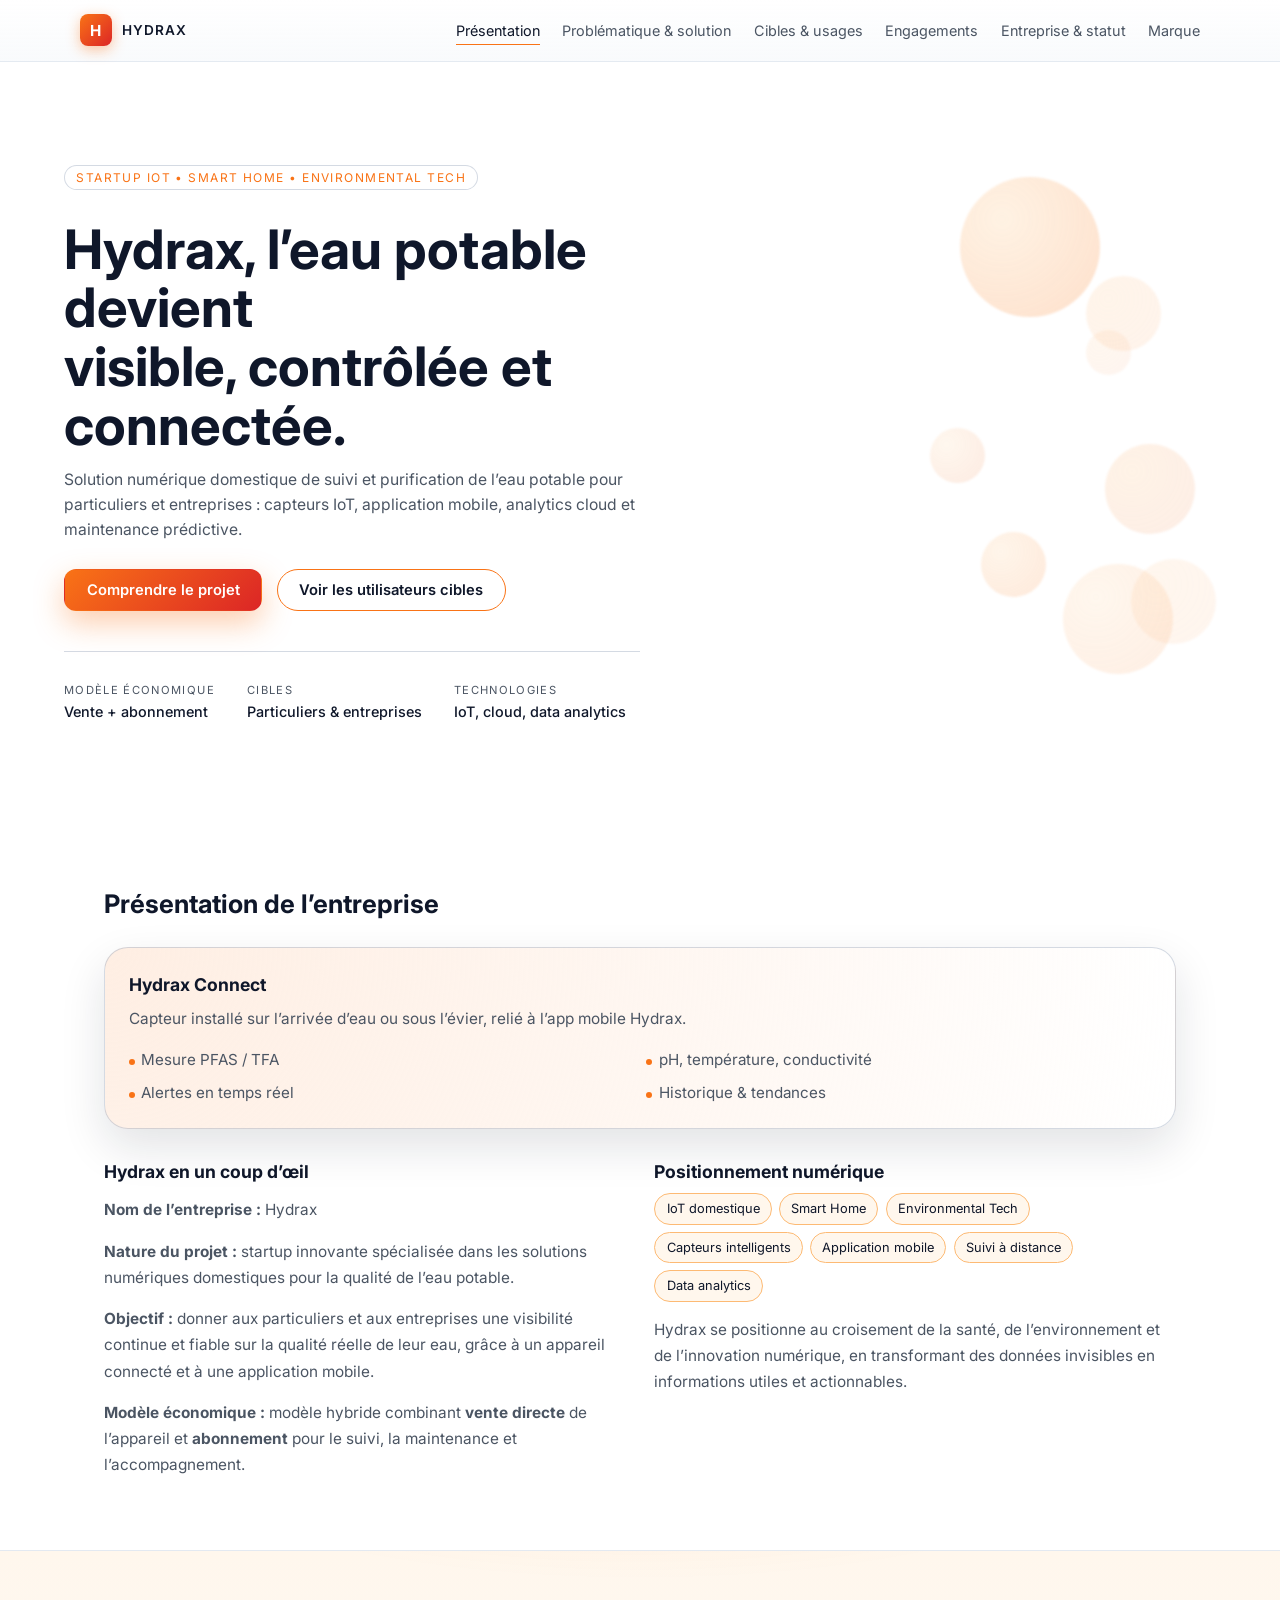
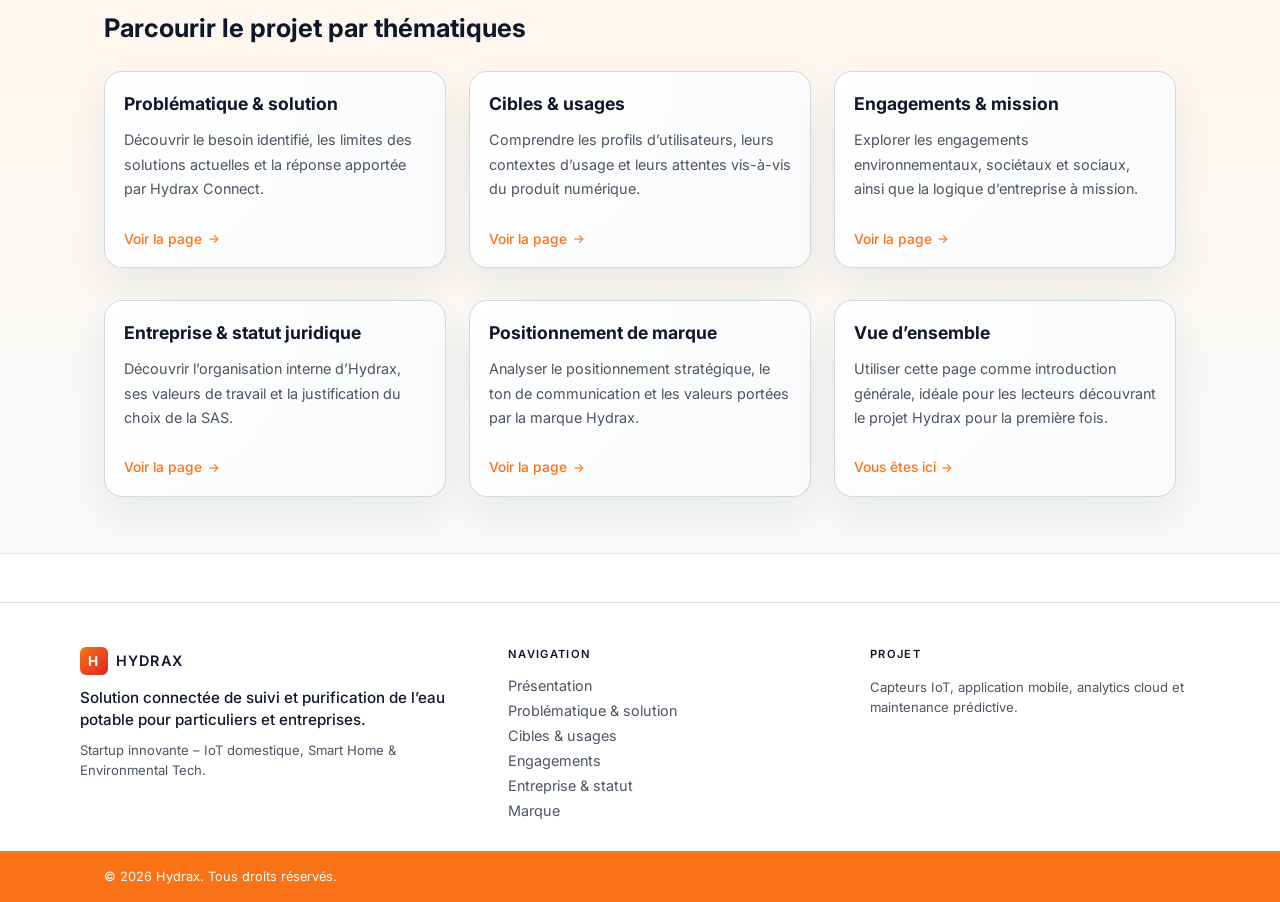
<file: index.html>
<!DOCTYPE html>
<html lang="fr">
<head>
  <meta charset="UTF-8">
  <meta name="viewport" content="width=device-width, initial-scale=1.0">
  <title>Hydrax – Solution connectée pour la qualité de l’eau</title>
  <link rel="stylesheet" href="style.css">
  <link rel="preconnect" href="https://fonts.googleapis.com">
  <link rel="preconnect" href="https://fonts.gstatic.com" crossorigin>
  <link href="https://fonts.googleapis.com/css2?family=Inter:wght@300;400;500;600;700&display=swap" rel="stylesheet">
</head>
<body>
  <header class="site-header">
    <div class="container header-inner">
      <div class="logo">
        <span class="logo-mark">H</span>
        <span class="logo-text">Hydrax</span>
      </div>
      <nav class="main-nav" id="mainNav">
        <button class="nav-toggle" id="navToggle" aria-label="Menu">
          <span></span><span></span><span></span>
        </button>
        <ul class="nav-links">
          <li><a href="index.html" class="active">Présentation</a></li>
          <li><a href="problematique-solution.html">Problématique & solution</a></li>
          <li><a href="cibles-usages.html">Cibles & usages</a></li>
          <li><a href="engagements.html">Engagements</a></li>
          <li><a href="entreprise-statut.html">Entreprise & statut</a></li>
          <li><a href="marque.html">Marque</a></li>
        </ul>
      </nav>
    </div>
  </header>

  <section class="hero" id="top">
    <div class="hero-layout">
      <div class="hero-left">
      <div class="hero-text" data-parallax="0.08">
        <p class="badge">Startup IoT • Smart Home • Environmental Tech</p>
        <h1><span class="hero-headline-line">Hydrax, l’eau potable devient</span><span class="hero-headline-line">visible, contrôlée et connectée.</span></h1>
        <p class="hero-subtitle">
          Solution numérique domestique de suivi et purification de l’eau potable pour particuliers et entreprises :
          capteurs IoT, application mobile, analytics cloud et maintenance prédictive.
        </p>
        <div class="hero-actions-row">
            <div class="hero-actions">
              <a href="problematique-solution.html" class="btn primary">Comprendre le projet</a>
              <a href="cibles-usages.html" class="btn ghost">Voir les utilisateurs cibles</a>
            </div>
          </div>
          <div class="hero-metrics-row">
          <div class="hero-metric">
            <span class="metric-label">Modèle économique</span>
            <span class="metric-value">Vente + abonnement</span>
          </div>
          <div class="hero-metric">
            <span class="metric-label">Cibles</span>
            <span class="metric-value">Particuliers & entreprises</span>
          </div>
          <div class="hero-metric">
            <span class="metric-label">Technologies</span>
            <span class="metric-value">IoT, cloud, data analytics</span>
          </div>
        </div>
      </div>
      </div>
      <div class="hero-right">
        <div class="hero-visual-bg" aria-hidden="true">
          <span class="orb orb-1"></span>
          <span class="orb orb-2"></span>
          <span class="orb orb-3"></span>
          <span class="orb orb-4"></span>
          <span class="orb orb-5"></span>
          <span class="orb orb-6"></span>
          <span class="orb orb-7"></span>
          <span class="orb orb-8"></span>
        </div>
      </div>
    </div>
  </section>

  <main>
    <section id="presentation" class="section">
      <div class="container">
        <h2>Présentation de l’entreprise</h2>
        <div class="device-card section-device-card">
        <h3>Hydrax Connect</h3>
          <p>Capteur installé sur l’arrivée d’eau ou sous l’évier, relié à l’app mobile Hydrax.</p>
          <ul>
            <li>Mesure PFAS / TFA</li>
            <li>pH, température, conductivité</li>
            <li>Alertes en temps réel</li>
            <li>Historique & tendances</li>
          </ul>
        </div>
        <div class="grid two-cols">
          <div>
            <h3>Hydrax en un coup d’œil</h3>
            <p><strong>Nom de l’entreprise :</strong> Hydrax</p>
            <p><strong>Nature du projet :</strong> startup innovante spécialisée dans les solutions numériques domestiques pour la qualité de l’eau potable.</p>
            <p><strong>Objectif :</strong> donner aux particuliers et aux entreprises une visibilité continue et fiable sur la qualité réelle de leur eau, grâce à un appareil connecté et à une application mobile.</p>
            <p><strong>Modèle économique :</strong> modèle hybride combinant <strong>vente directe</strong> de l’appareil et <strong>abonnement</strong> pour le suivi, la maintenance et l’accompagnement.</p>
          </div>
          <div>
            <h3>Positionnement numérique</h3>
            <ul class="tag-list">
              <li>IoT domestique</li>
              <li>Smart Home</li>
              <li>Environmental Tech</li>
              <li>Capteurs intelligents</li>
              <li>Application mobile</li>
              <li>Suivi à distance</li>
              <li>Data analytics</li>
            </ul>
            <p>Hydrax se positionne au croisement de la santé, de l’environnement et de l’innovation numérique, en transformant des données invisibles en informations utiles et actionnables.</p>
          </div>
        </div>
      </div>
    </section>

    <section class="section alt">
      <div class="parallax-bg" data-parallax="0.12" aria-hidden="true"></div>
      <div class="container">
        <h2>Parcourir le projet par thématiques</h2>
        <div class="grid three-cols cards">
          <article class="card">
            <h3>Problématique & solution</h3>
            <p>Découvrir le besoin identifié, les limites des solutions actuelles et la réponse apportée par Hydrax Connect.</p>
            <a href="problematique-solution.html" class="btn-link">Voir la page</a>
          </article>
          <article class="card">
            <h3>Cibles & usages</h3>
            <p>Comprendre les profils d’utilisateurs, leurs contextes d’usage et leurs attentes vis-à-vis du produit numérique.</p>
            <a href="cibles-usages.html" class="btn-link">Voir la page</a>
          </article>
          <article class="card">
            <h3>Engagements & mission</h3>
            <p>Explorer les engagements environnementaux, sociétaux et sociaux, ainsi que la logique d’entreprise à mission.</p>
            <a href="engagements.html" class="btn-link">Voir la page</a>
          </article>
        </div>

        <div class="grid three-cols cards margin-top-lg">
          <article class="card">
            <h3>Entreprise & statut juridique</h3>
            <p>Découvrir l’organisation interne d’Hydrax, ses valeurs de travail et la justification du choix de la SAS.</p>
            <a href="entreprise-statut.html" class="btn-link">Voir la page</a>
          </article>
          <article class="card">
            <h3>Positionnement de marque</h3>
            <p>Analyser le positionnement stratégique, le ton de communication et les valeurs portées par la marque Hydrax.</p>
            <a href="marque.html" class="btn-link">Voir la page</a>
          </article>
          <article class="card">
            <h3>Vue d’ensemble</h3>
            <p>Utiliser cette page comme introduction générale, idéale pour les lecteurs découvrant le projet Hydrax pour la première fois.</p>
            <a href="index.html" class="btn-link">Vous êtes ici</a>
          </article>
        </div>
      </div>
    </section>
  </main>

  <footer class="site-footer">
    <div class="container footer-inner">
      <div class="footer-brand-block">
        <div class="footer-logo">
          <span class="footer-logo-mark">H</span>
          <span>Hydrax</span>
        </div>
        <p class="footer-brand">Solution connectée de suivi et purification de l’eau potable pour particuliers et entreprises.</p>
        <p class="footer-note">Startup innovante – IoT domestique, Smart Home &amp; Environmental Tech.</p>
      </div>
      <div class="footer-col">
        <h4>Navigation</h4>
        <nav class="footer-links" aria-label="Pied de page">
          <a href="index.html">Présentation</a>
          <a href="problematique-solution.html">Problématique &amp; solution</a>
          <a href="cibles-usages.html">Cibles &amp; usages</a>
          <a href="engagements.html">Engagements</a>
          <a href="entreprise-statut.html">Entreprise &amp; statut</a>
          <a href="marque.html">Marque</a>
        </nav>
      </div>
      <div class="footer-col">
        <h4>Projet</h4>
        <p class="footer-note" style="margin: 0;">Capteurs IoT, application mobile, analytics cloud et maintenance prédictive.</p>
      </div>
    </div>
    <div class="footer-bottom">
      <div class="container footer-bottom-inner">
        <span>© 2026 Hydrax. Tous droits réservés.</span>
      </div>
    </div>
  </footer>

  <script src="script.js"></script>
</body>
</html>
</file>
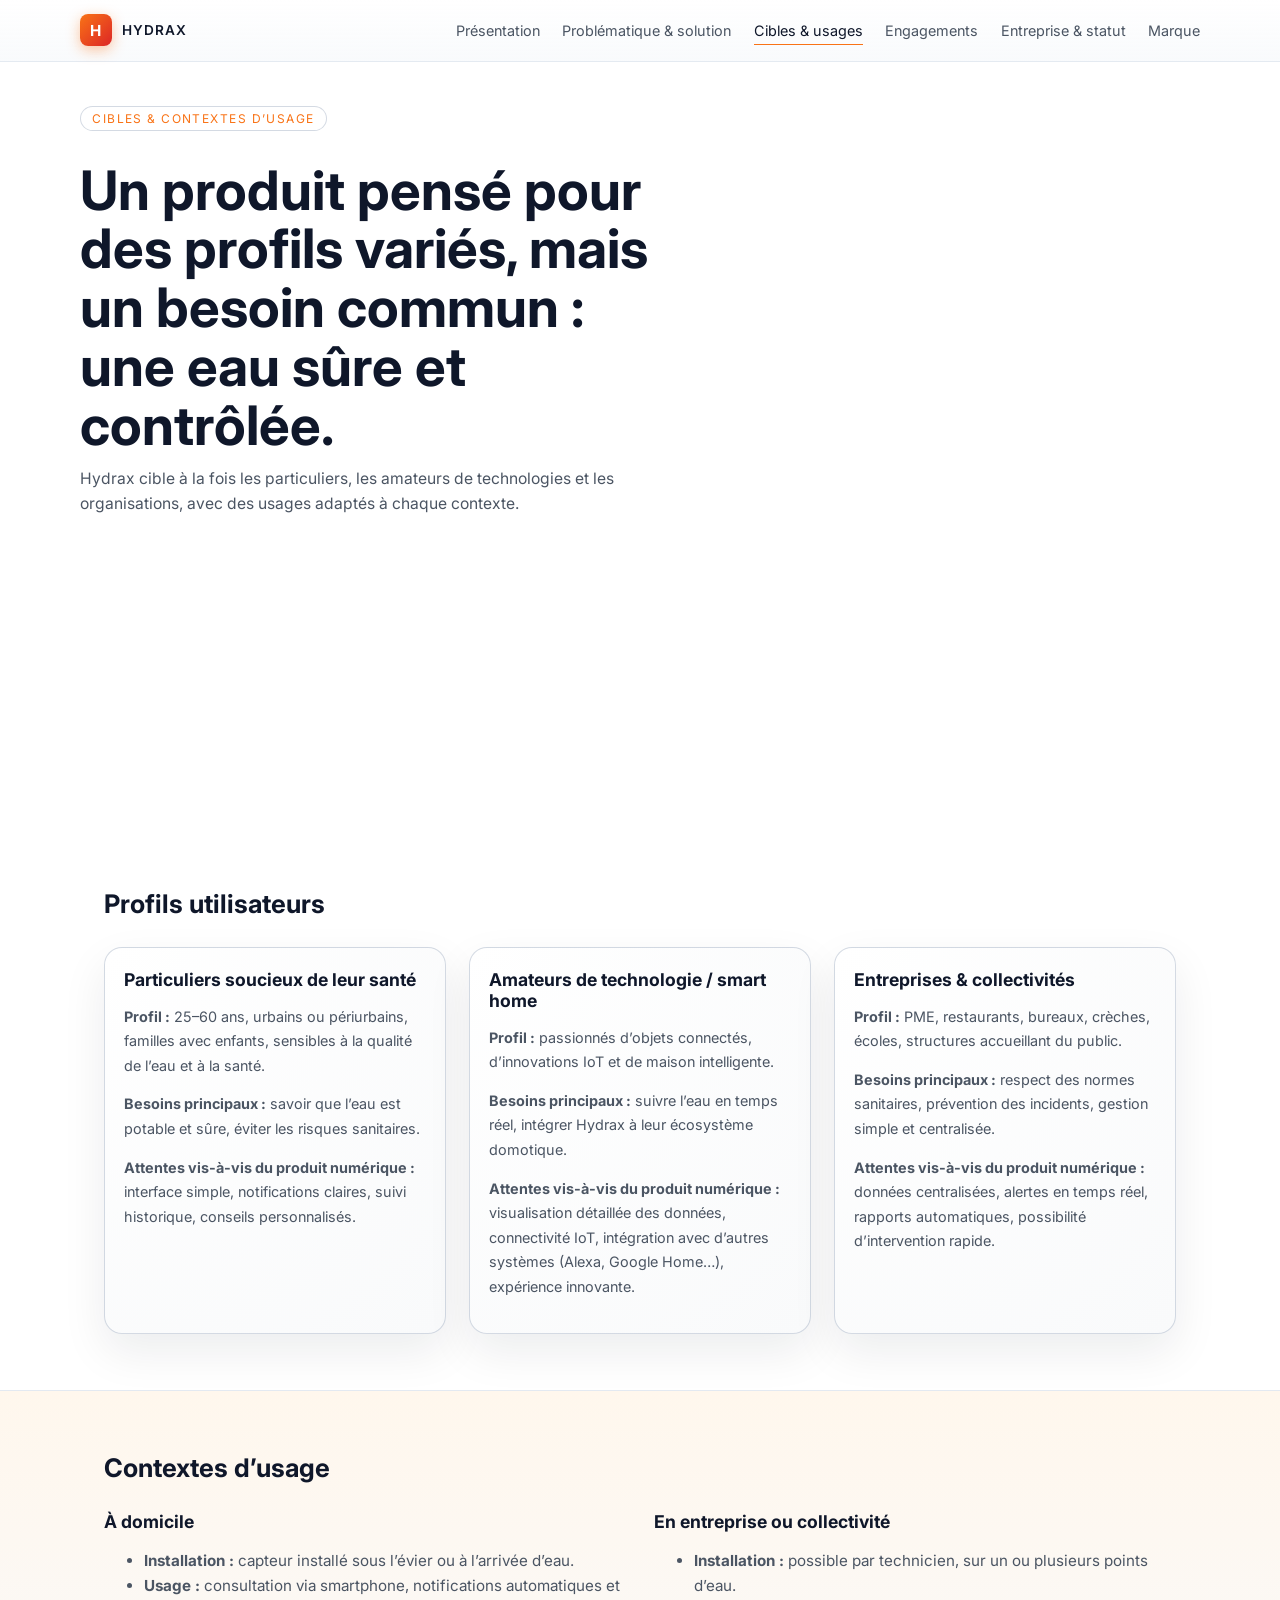
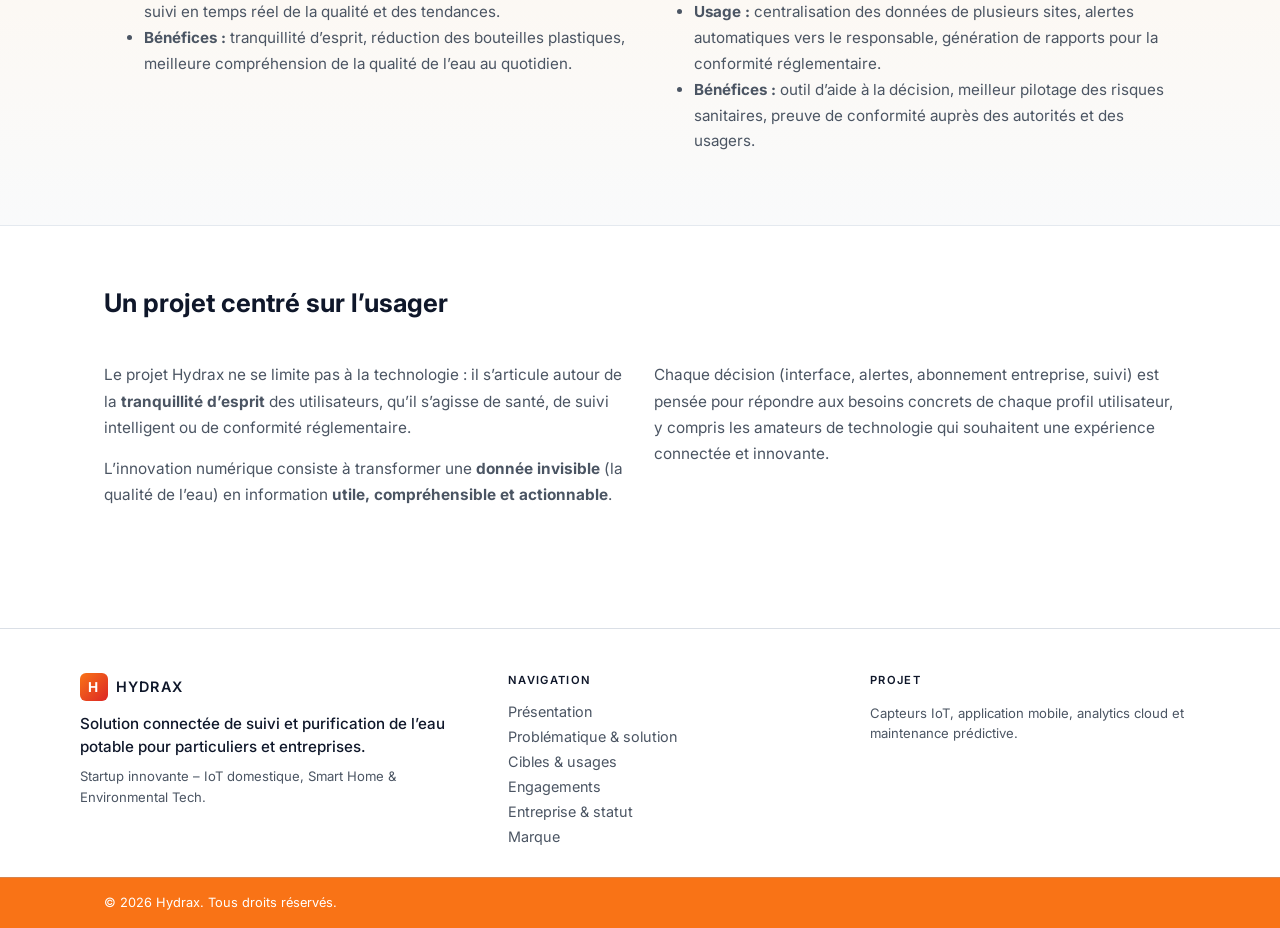
<file: cibles-usages.html>
<!DOCTYPE html>
<html lang="fr">
<head>
  <meta charset="UTF-8">
  <meta name="viewport" content="width=device-width, initial-scale=1.0">
  <title>Hydrax – Cibles & contextes d’usage</title>
  <link rel="stylesheet" href="style.css">
  <link rel="preconnect" href="https://fonts.googleapis.com">
  <link rel="preconnect" href="https://fonts.gstatic.com" crossorigin>
  <link href="https://fonts.googleapis.com/css2?family=Inter:wght@300;400;500;600;700&display=swap" rel="stylesheet">
</head>
<body>
  <header class="site-header">
    <div class="container header-inner">
      <div class="logo">
        <span class="logo-mark">H</span>
        <span class="logo-text">Hydrax</span>
      </div>
      <nav class="main-nav" id="mainNav">
        <button class="nav-toggle" id="navToggle" aria-label="Menu">
          <span></span><span></span><span></span>
        </button>
        <ul class="nav-links">
          <li><a href="index.html">Présentation</a></li>
          <li><a href="problematique-solution.html">Problématique & solution</a></li>
          <li><a href="cibles-usages.html" class="active">Cibles & usages</a></li>
          <li><a href="engagements.html">Engagements</a></li>
          <li><a href="entreprise-statut.html">Entreprise & statut</a></li>
          <li><a href="marque.html">Marque</a></li>
        </ul>
      </nav>
    </div>
  </header>

  <section class="hero hero-compact">
    <div class="container hero-inner">
      <div class="hero-text" data-parallax="0.1">
        <p class="badge">Cibles & contextes d’usage</p>
        <h1>Un produit pensé pour des profils variés, mais un besoin commun : une eau sûre et contrôlée.</h1>
          <p class="hero-subtitle">
          Hydrax cible à la fois les particuliers, les amateurs de technologies et les organisations, avec des usages adaptés à chaque contexte.
        </p>
      </div>
    </div>
  </section>

  <main>
    <section class="section">
      <div class="container">
        <h2>Profils utilisateurs</h2>
        <div class="grid three-cols cards">
          <article class="card">
            <h3>Particuliers soucieux de leur santé</h3>
            <p><strong>Profil :</strong> 25–60 ans, urbains ou périurbains, familles avec enfants, sensibles à la qualité de l’eau et à la santé.</p>
            <p><strong>Besoins principaux :</strong> savoir que l’eau est potable et sûre, éviter les risques sanitaires.</p>
            <p><strong>Attentes vis-à-vis du produit numérique :</strong> interface simple, notifications claires, suivi historique, conseils personnalisés.</p>
          </article>

          <article class="card">
            <h3>Amateurs de technologie / smart home</h3>
            <p><strong>Profil :</strong> passionnés d’objets connectés, d’innovations IoT et de maison intelligente.</p>
            <p><strong>Besoins principaux :</strong> suivre l’eau en temps réel, intégrer Hydrax à leur écosystème domotique.</p>
            <p><strong>Attentes vis-à-vis du produit numérique :</strong> visualisation détaillée des données, connectivité IoT, intégration avec d’autres systèmes (Alexa, Google Home…), expérience innovante.</p>
          </article>

          <article class="card">
            <h3>Entreprises & collectivités</h3>
            <p><strong>Profil :</strong> PME, restaurants, bureaux, crèches, écoles, structures accueillant du public.</p>
            <p><strong>Besoins principaux :</strong> respect des normes sanitaires, prévention des incidents, gestion simple et centralisée.</p>
            <p><strong>Attentes vis-à-vis du produit numérique :</strong> données centralisées, alertes en temps réel, rapports automatiques, possibilité d’intervention rapide.</p>
          </article>
        </div>
      </div>
    </section>

    <section class="section alt">
      <div class="container">
        <h2>Contextes d’usage</h2>
        <div class="grid two-cols">
          <div>
            <h3>À domicile</h3>
            <ul>
              <li><strong>Installation :</strong> capteur installé sous l’évier ou à l’arrivée d’eau.</li>
              <li><strong>Usage :</strong> consultation via smartphone, notifications automatiques et suivi en temps réel de la qualité et des tendances.</li>
              <li><strong>Bénéfices :</strong> tranquillité d’esprit, réduction des bouteilles plastiques, meilleure compréhension de la qualité de l’eau au quotidien.</li>
            </ul>
          </div>
          <div>
            <h3>En entreprise ou collectivité</h3>
            <ul>
              <li><strong>Installation :</strong> possible par technicien, sur un ou plusieurs points d’eau.</li>
              <li><strong>Usage :</strong> centralisation des données de plusieurs sites, alertes automatiques vers le responsable, génération de rapports pour la conformité réglementaire.</li>
              <li><strong>Bénéfices :</strong> outil d’aide à la décision, meilleur pilotage des risques sanitaires, preuve de conformité auprès des autorités et des usagers.</li>
            </ul>
          </div>
        </div>
      </div>
    </section>

    <section class="section">
      <div class="container">
        <h2>Un projet centré sur l’usager</h2>
        <div class="grid two-cols">
          <div>
            <p>Le projet Hydrax ne se limite pas à la technologie : il s’articule autour de la <strong>tranquillité d’esprit</strong> des utilisateurs, qu’il s’agisse de santé, de suivi intelligent ou de conformité réglementaire.</p>
            <p>L’innovation numérique consiste à transformer une <strong>donnée invisible</strong> (la qualité de l’eau) en information <strong>utile, compréhensible et actionnable</strong>.</p>
          </div>
          <div>
            <p>Chaque décision (interface, alertes, abonnement entreprise, suivi) est pensée pour répondre aux besoins concrets de chaque profil utilisateur, y compris les amateurs de technologie qui souhaitent une expérience connectée et innovante.</p>
          </div>
        </div>
      </div>
    </section>
  </main>

  <footer class="site-footer">
    <div class="container footer-inner">
      <div class="footer-brand-block">
        <div class="footer-logo">
          <span class="footer-logo-mark">H</span>
          <span>Hydrax</span>
        </div>
        <p class="footer-brand">Solution connectée de suivi et purification de l’eau potable pour particuliers et entreprises.</p>
        <p class="footer-note">Startup innovante – IoT domestique, Smart Home &amp; Environmental Tech.</p>
      </div>
      <div class="footer-col">
        <h4>Navigation</h4>
        <nav class="footer-links" aria-label="Pied de page">
          <a href="index.html">Présentation</a>
          <a href="problematique-solution.html">Problématique &amp; solution</a>
          <a href="cibles-usages.html">Cibles &amp; usages</a>
          <a href="engagements.html">Engagements</a>
          <a href="entreprise-statut.html">Entreprise &amp; statut</a>
          <a href="marque.html">Marque</a>
        </nav>
      </div>
      <div class="footer-col">
        <h4>Projet</h4>
        <p class="footer-note" style="margin: 0;">Capteurs IoT, application mobile, analytics cloud et maintenance prédictive.</p>
      </div>
    </div>
    <div class="footer-bottom">
      <div class="container footer-bottom-inner">
        <span>© 2026 Hydrax. Tous droits réservés.</span>
      </div>
    </div>
  </footer>

  <script src="script.js"></script>
</body>
</html>
</file>
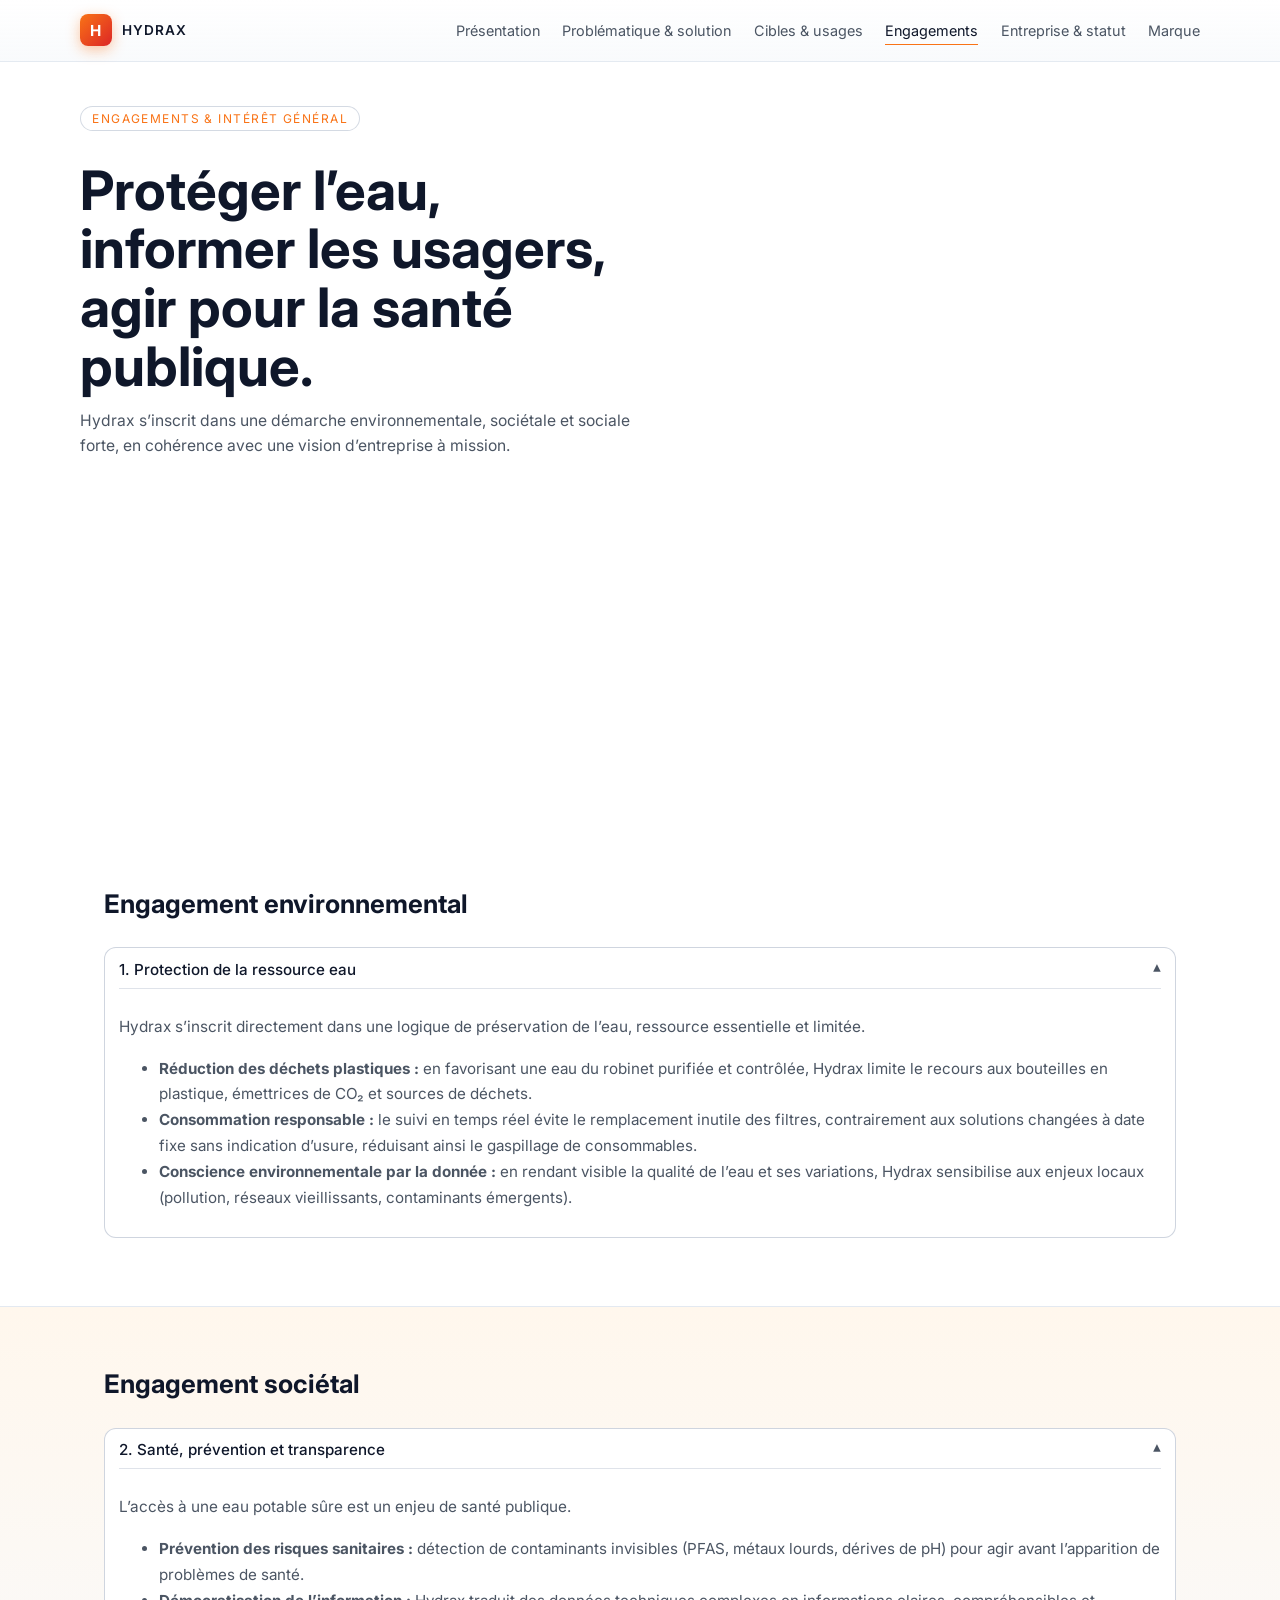
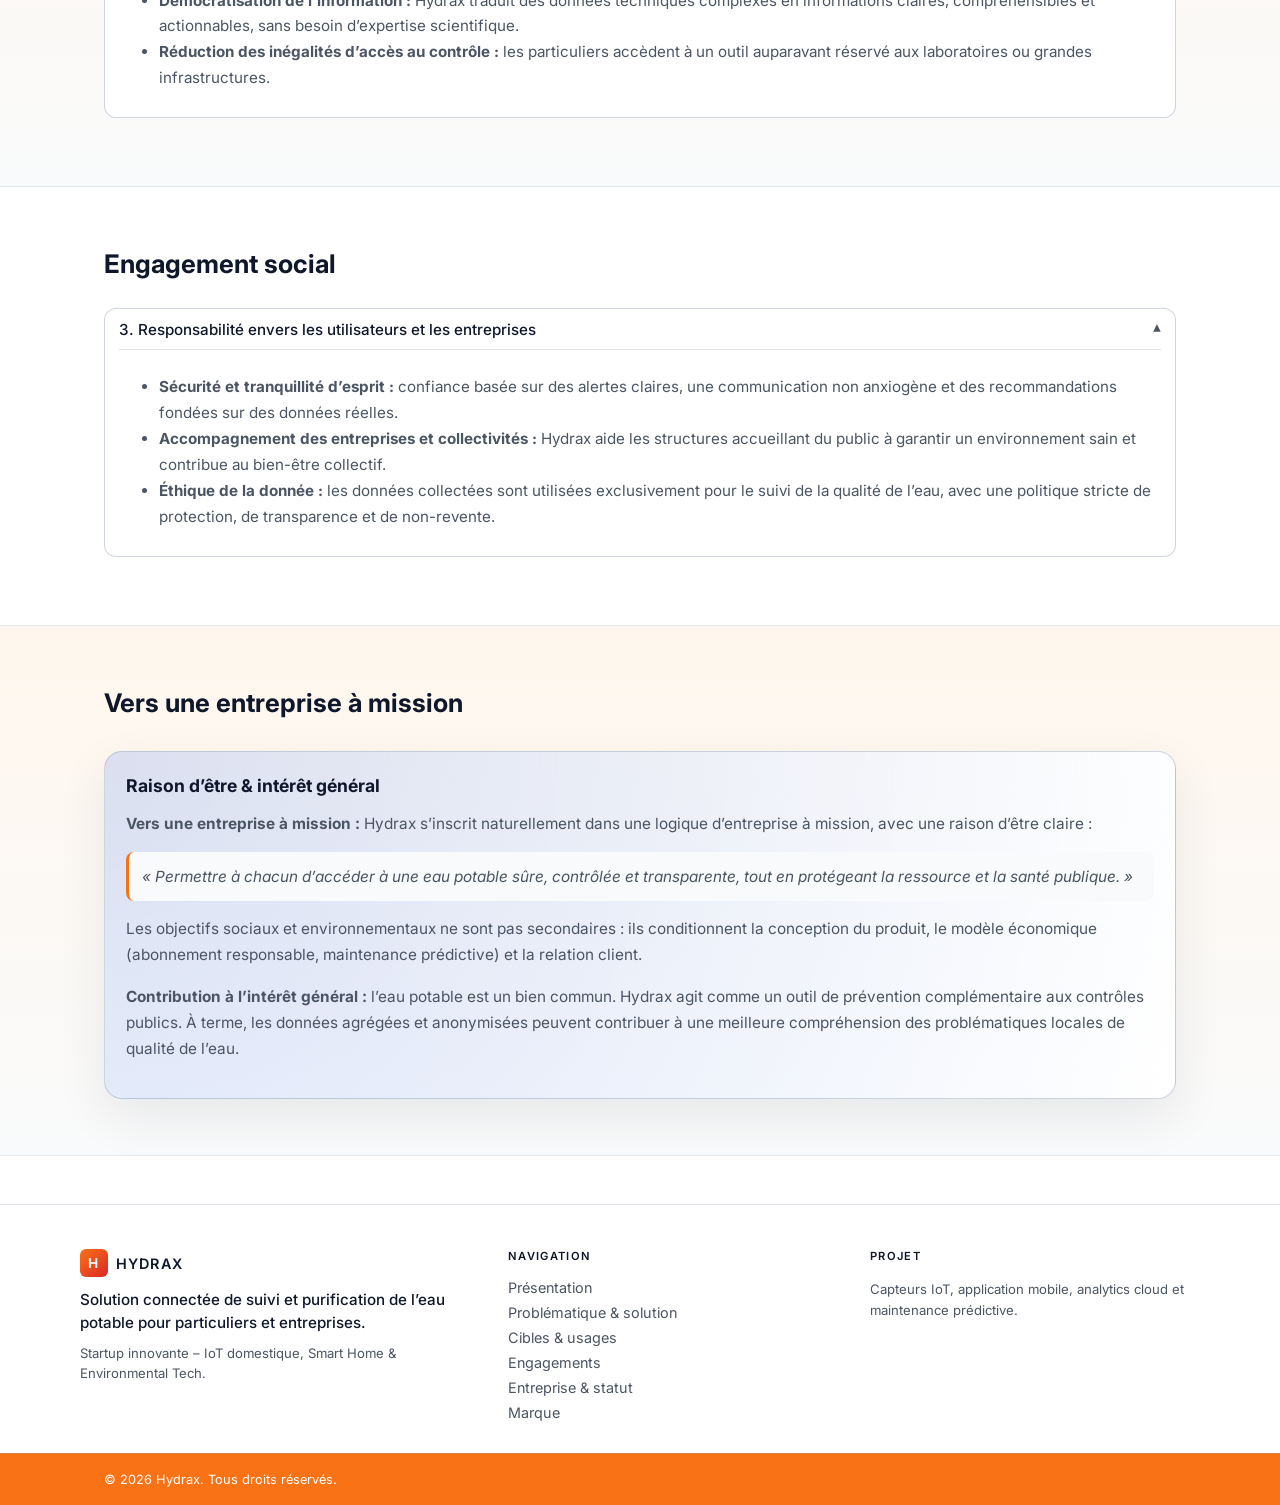
<file: engagements.html>
<!DOCTYPE html>
<html lang="fr">
<head>
  <meta charset="UTF-8">
  <meta name="viewport" content="width=device-width, initial-scale=1.0">
  <title>Hydrax – Engagements & entreprise à mission</title>
  <link rel="stylesheet" href="style.css">
  <link rel="preconnect" href="https://fonts.googleapis.com">
  <link rel="preconnect" href="https://fonts.gstatic.com" crossorigin>
  <link href="https://fonts.googleapis.com/css2?family=Inter:wght@300;400;500;600;700&display=swap" rel="stylesheet">
</head>
<body>
  <header class="site-header">
    <div class="container header-inner">
      <div class="logo">
        <span class="logo-mark">H</span>
        <span class="logo-text">Hydrax</span>
      </div>
      <nav class="main-nav" id="mainNav">
        <button class="nav-toggle" id="navToggle" aria-label="Menu">
          <span></span><span></span><span></span>
        </button>
        <ul class="nav-links">
          <li><a href="index.html">Présentation</a></li>
          <li><a href="problematique-solution.html">Problématique & solution</a></li>
          <li><a href="cibles-usages.html">Cibles & usages</a></li>
          <li><a href="engagements.html" class="active">Engagements</a></li>
          <li><a href="entreprise-statut.html">Entreprise & statut</a></li>
          <li><a href="marque.html">Marque</a></li>
        </ul>
      </nav>
    </div>
  </header>

  <section class="hero hero-compact">
    <div class="container hero-inner">
      <div class="hero-text" data-parallax="0.1">
        <p class="badge">Engagements & intérêt général</p>
        <h1>Protéger l’eau, informer les usagers, agir pour la santé publique.</h1>
          <p class="hero-subtitle">
          Hydrax s’inscrit dans une démarche environnementale, sociétale et sociale forte, en cohérence avec une vision d’entreprise à mission.
        </p>
      </div>
    </div>
  </section>

  <main>
    <section class="section">
      <div class="container">
        <h2>Engagement environnemental</h2>
        <div class="accordion">
          <details open>
            <summary>1. Protection de la ressource eau</summary>
            <div class="accordion-body">
              <p>Hydrax s’inscrit directement dans une logique de préservation de l’eau, ressource essentielle et limitée.</p>
              <ul>
                <li><strong>Réduction des déchets plastiques :</strong> en favorisant une eau du robinet purifiée et contrôlée, Hydrax limite le recours aux bouteilles en plastique, émettrices de CO₂ et sources de déchets.</li>
                <li><strong>Consommation responsable :</strong> le suivi en temps réel évite le remplacement inutile des filtres, contrairement aux solutions changées à date fixe sans indication d’usure, réduisant ainsi le gaspillage de consommables.</li>
                <li><strong>Conscience environnementale par la donnée :</strong> en rendant visible la qualité de l’eau et ses variations, Hydrax sensibilise aux enjeux locaux (pollution, réseaux vieillissants, contaminants émergents).</li>
              </ul>
            </div>
          </details>
        </div>
      </div>
    </section>

    <section class="section alt">
      <div class="container">
        <h2>Engagement sociétal</h2>
        <div class="accordion">
          <details open>
            <summary>2. Santé, prévention et transparence</summary>
            <div class="accordion-body">
              <p>L’accès à une eau potable sûre est un enjeu de santé publique.</p>
              <ul>
                <li><strong>Prévention des risques sanitaires :</strong> détection de contaminants invisibles (PFAS, métaux lourds, dérives de pH) pour agir avant l’apparition de problèmes de santé.</li>
                <li><strong>Démocratisation de l’information :</strong> Hydrax traduit des données techniques complexes en informations claires, compréhensibles et actionnables, sans besoin d’expertise scientifique.</li>
                <li><strong>Réduction des inégalités d’accès au contrôle :</strong> les particuliers accèdent à un outil auparavant réservé aux laboratoires ou grandes infrastructures.</li>
              </ul>
            </div>
          </details>
        </div>
      </div>
    </section>

    <section class="section">
      <div class="container">
        <h2>Engagement social</h2>
        <div class="accordion">
          <details open>
            <summary>3. Responsabilité envers les utilisateurs et les entreprises</summary>
            <div class="accordion-body">
              <ul>
                <li><strong>Sécurité et tranquillité d’esprit :</strong> confiance basée sur des alertes claires, une communication non anxiogène et des recommandations fondées sur des données réelles.</li>
                <li><strong>Accompagnement des entreprises et collectivités :</strong> Hydrax aide les structures accueillant du public à garantir un environnement sain et contribue au bien-être collectif.</li>
                <li><strong>Éthique de la donnée :</strong> les données collectées sont utilisées exclusivement pour le suivi de la qualité de l’eau, avec une politique stricte de protection, de transparence et de non-revente.</li>
              </ul>
            </div>
          </details>
        </div>
      </div>
    </section>

    <section class="section alt">
      <div class="container">
        <h2>Vers une entreprise à mission</h2>
        <div class="mission-block">
          <h3>Raison d’être & intérêt général</h3>
          <p><strong>Vers une entreprise à mission :</strong> Hydrax s’inscrit naturellement dans une logique d’entreprise à mission, avec une raison d’être claire :</p>
          <p class="quote">« Permettre à chacun d’accéder à une eau potable sûre, contrôlée et transparente, tout en protégeant la ressource et la santé publique. »</p>
          <p>Les objectifs sociaux et environnementaux ne sont pas secondaires : ils conditionnent la conception du produit, le modèle économique (abonnement responsable, maintenance prédictive) et la relation client.</p>
          <p><strong>Contribution à l’intérêt général :</strong> l’eau potable est un bien commun. Hydrax agit comme un outil de prévention complémentaire aux contrôles publics. À terme, les données agrégées et anonymisées peuvent contribuer à une meilleure compréhension des problématiques locales de qualité de l’eau.</p>
        </div>
      </div>
    </section>
  </main>

  <footer class="site-footer">
    <div class="container footer-inner">
      <div class="footer-brand-block">
        <div class="footer-logo">
          <span class="footer-logo-mark">H</span>
          <span>Hydrax</span>
        </div>
        <p class="footer-brand">Solution connectée de suivi et purification de l’eau potable pour particuliers et entreprises.</p>
        <p class="footer-note">Startup innovante – IoT domestique, Smart Home &amp; Environmental Tech.</p>
      </div>
      <div class="footer-col">
        <h4>Navigation</h4>
        <nav class="footer-links" aria-label="Pied de page">
          <a href="index.html">Présentation</a>
          <a href="problematique-solution.html">Problématique &amp; solution</a>
          <a href="cibles-usages.html">Cibles &amp; usages</a>
          <a href="engagements.html">Engagements</a>
          <a href="entreprise-statut.html">Entreprise &amp; statut</a>
          <a href="marque.html">Marque</a>
        </nav>
      </div>
      <div class="footer-col">
        <h4>Projet</h4>
        <p class="footer-note" style="margin: 0;">Capteurs IoT, application mobile, analytics cloud et maintenance prédictive.</p>
      </div>
    </div>
    <div class="footer-bottom">
      <div class="container footer-bottom-inner">
        <span>© 2026 Hydrax. Tous droits réservés.</span>
      </div>
    </div>
  </footer>

  <script src="script.js"></script>
</body>
</html>
</file>
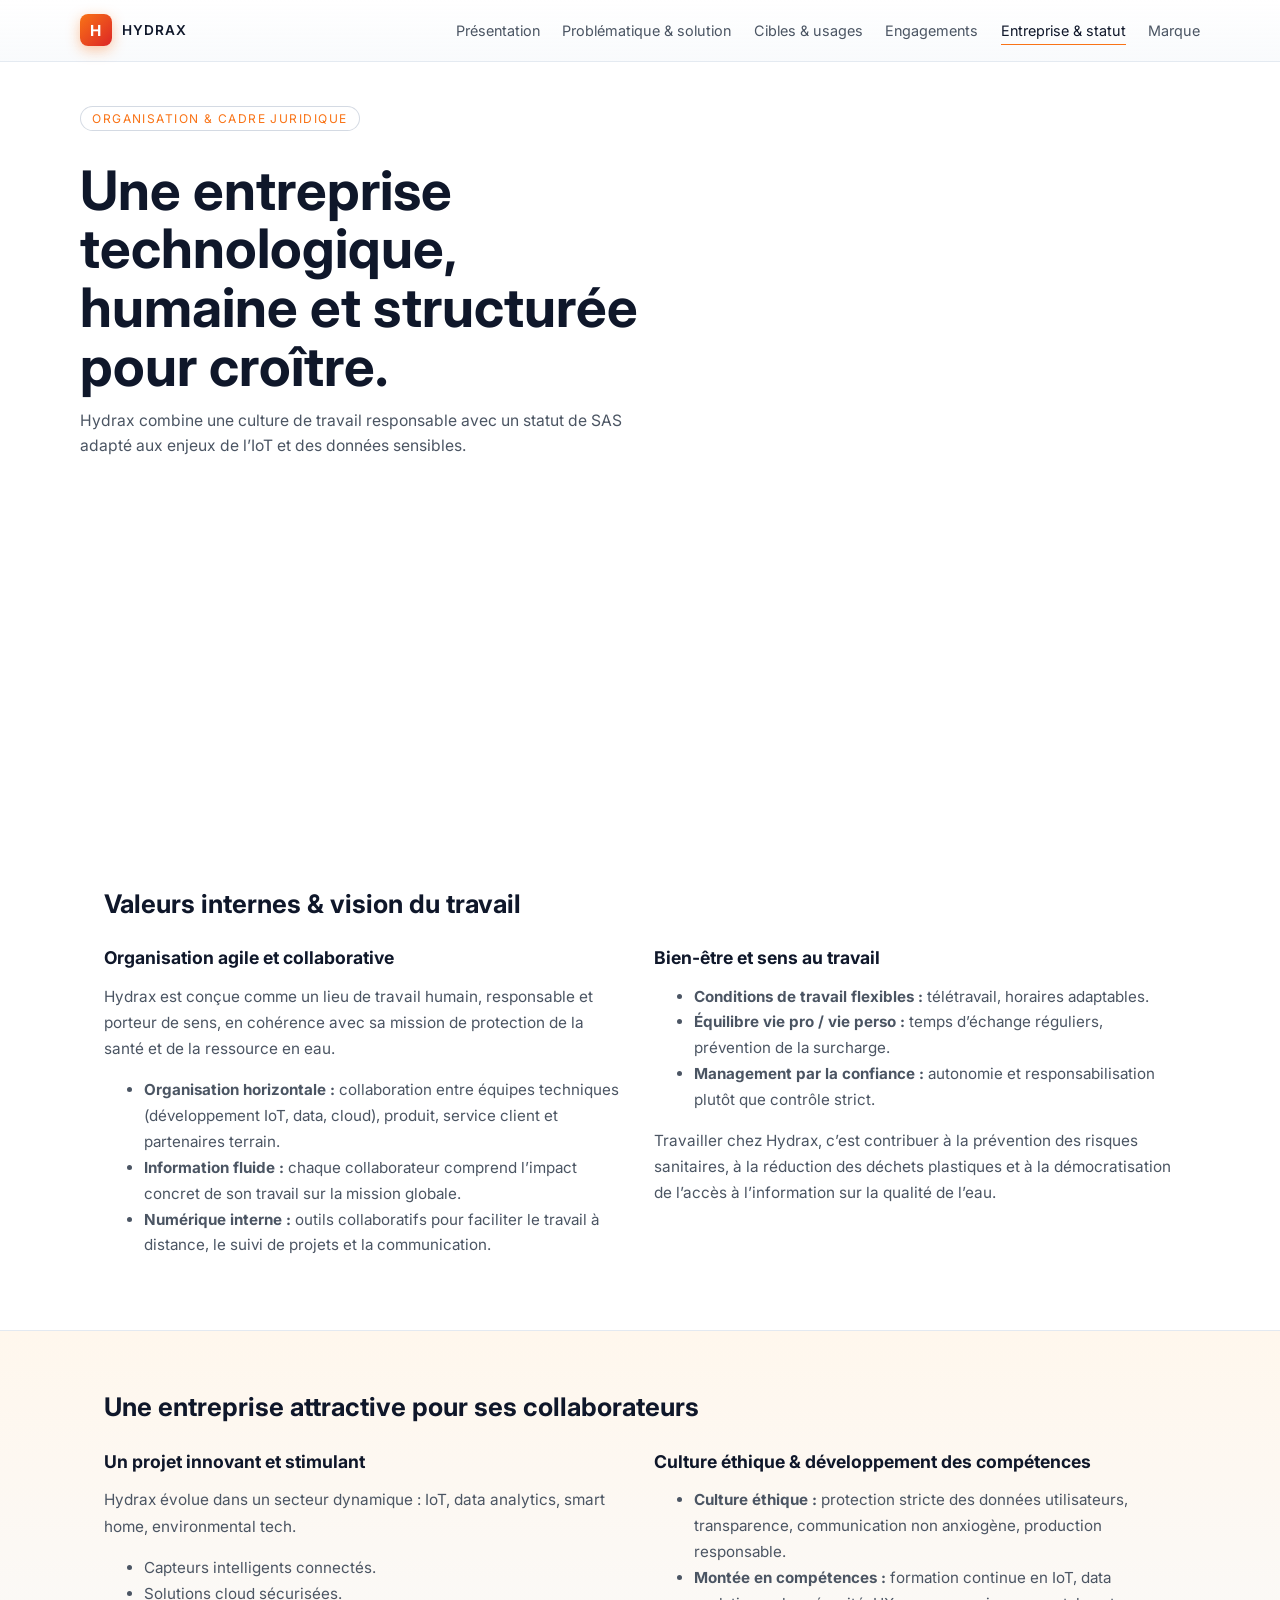
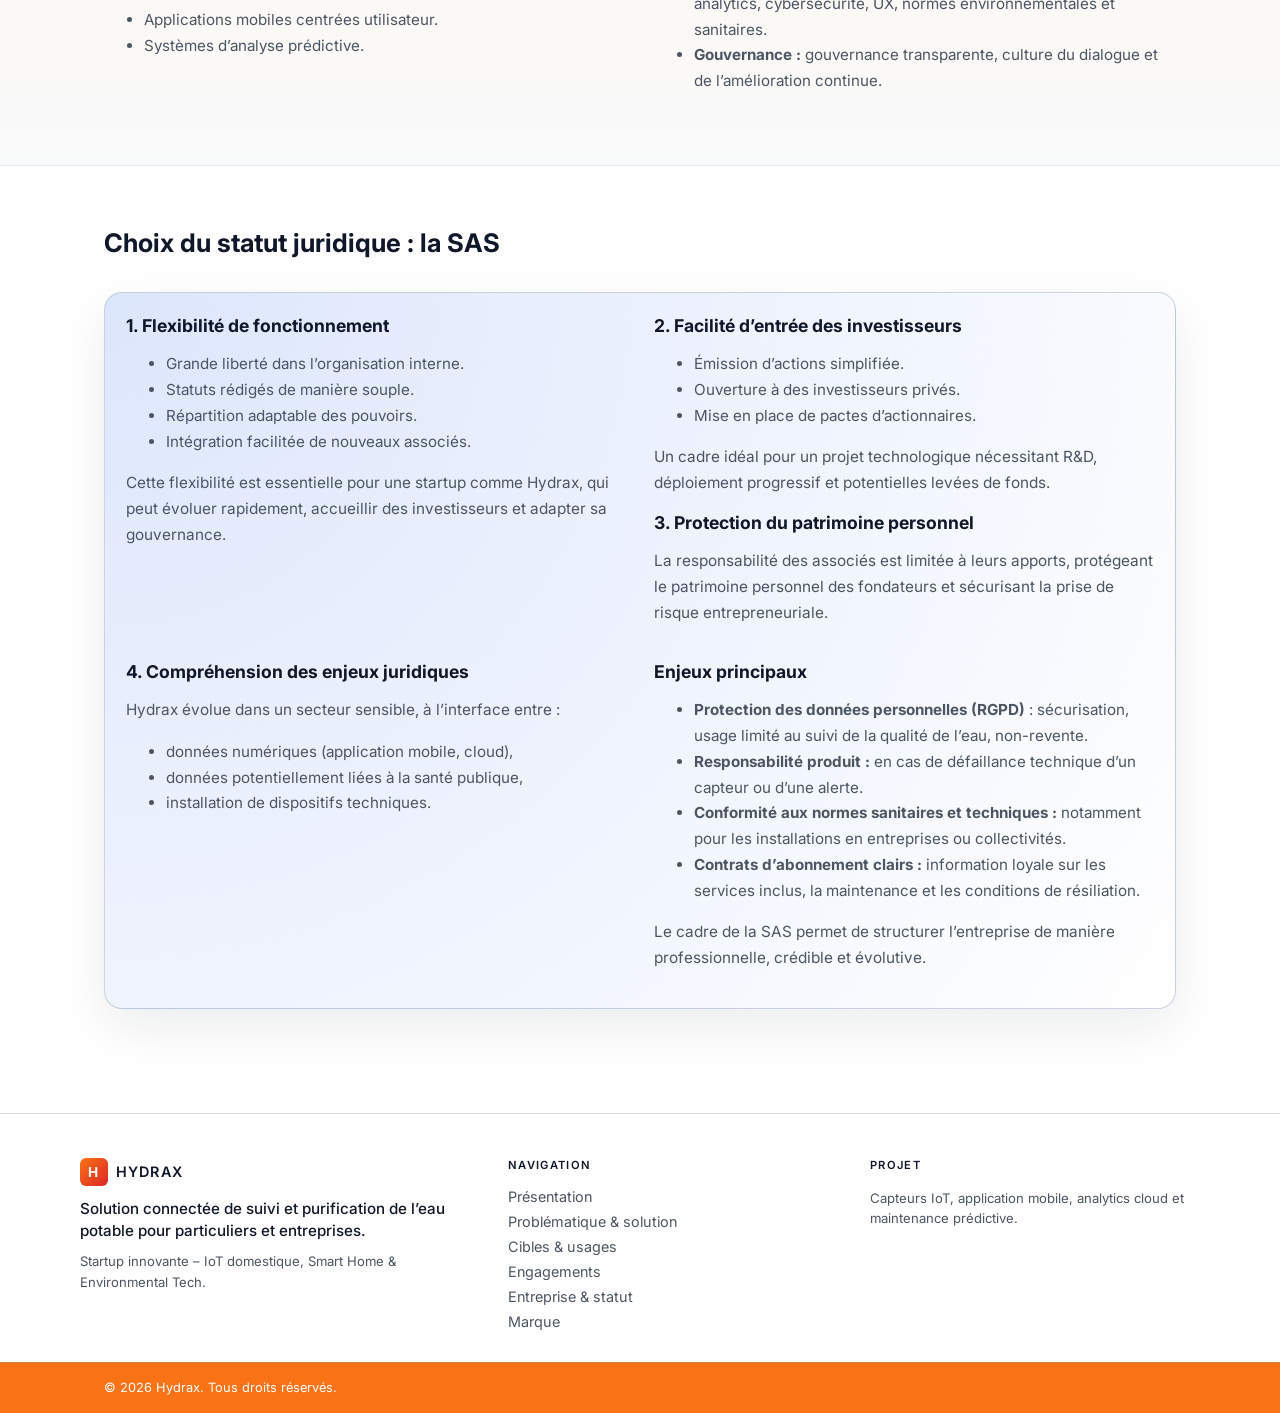
<file: entreprise-statut.html>
<!DOCTYPE html>
<html lang="fr">
<head>
  <meta charset="UTF-8">
  <meta name="viewport" content="width=device-width, initial-scale=1.0">
  <title>Hydrax – Entreprise & statut juridique</title>
  <link rel="stylesheet" href="style.css">
  <link rel="preconnect" href="https://fonts.googleapis.com">
  <link rel="preconnect" href="https://fonts.gstatic.com" crossorigin>
  <link href="https://fonts.googleapis.com/css2?family=Inter:wght@300;400;500;600;700&display=swap" rel="stylesheet">
</head>
<body>
  <header class="site-header">
    <div class="container header-inner">
      <div class="logo">
        <span class="logo-mark">H</span>
        <span class="logo-text">Hydrax</span>
      </div>
      <nav class="main-nav" id="mainNav">
        <button class="nav-toggle" id="navToggle" aria-label="Menu">
          <span></span><span></span><span></span>
        </button>
        <ul class="nav-links">
          <li><a href="index.html">Présentation</a></li>
          <li><a href="problematique-solution.html">Problématique & solution</a></li>
          <li><a href="cibles-usages.html">Cibles & usages</a></li>
          <li><a href="engagements.html">Engagements</a></li>
          <li><a href="entreprise-statut.html" class="active">Entreprise & statut</a></li>
          <li><a href="marque.html">Marque</a></li>
        </ul>
      </nav>
    </div>
  </header>

  <section class="hero hero-compact">
    <div class="container hero-inner">
      <div class="hero-text" data-parallax="0.1">
        <p class="badge">Organisation & cadre juridique</p>
        <h1>Une entreprise technologique, humaine et structurée pour croître.</h1>
          <p class="hero-subtitle">
          Hydrax combine une culture de travail responsable avec un statut de SAS adapté aux enjeux de l’IoT et des données sensibles.
        </p>
      </div>
    </div>
  </section>

  <main>
    <section class="section">
      <div class="container">
        <h2>Valeurs internes & vision du travail</h2>
        <div class="grid two-cols">
          <div>
            <h3>Organisation agile et collaborative</h3>
            <p>Hydrax est conçue comme un lieu de travail humain, responsable et porteur de sens, en cohérence avec sa mission de protection de la santé et de la ressource en eau.</p>
            <ul>
              <li><strong>Organisation horizontale :</strong> collaboration entre équipes techniques (développement IoT, data, cloud), produit, service client et partenaires terrain.</li>
              <li><strong>Information fluide :</strong> chaque collaborateur comprend l’impact concret de son travail sur la mission globale.</li>
              <li><strong>Numérique interne :</strong> outils collaboratifs pour faciliter le travail à distance, le suivi de projets et la communication.</li>
            </ul>
          </div>
          <div>
            <h3>Bien-être et sens au travail</h3>
            <ul>
              <li><strong>Conditions de travail flexibles :</strong> télétravail, horaires adaptables.</li>
              <li><strong>Équilibre vie pro / vie perso :</strong> temps d’échange réguliers, prévention de la surcharge.</li>
              <li><strong>Management par la confiance :</strong> autonomie et responsabilisation plutôt que contrôle strict.</li>
            </ul>
            <p>Travailler chez Hydrax, c’est contribuer à la prévention des risques sanitaires, à la réduction des déchets plastiques et à la démocratisation de l’accès à l’information sur la qualité de l’eau.</p>
          </div>
        </div>
      </div>
    </section>

    <section class="section alt">
      <div class="container">
        <h2>Une entreprise attractive pour ses collaborateurs</h2>
        <div class="grid two-cols">
          <div>
            <h3>Un projet innovant et stimulant</h3>
            <p>Hydrax évolue dans un secteur dynamique : IoT, data analytics, smart home, environmental tech.</p>
            <ul>
              <li>Capteurs intelligents connectés.</li>
              <li>Solutions cloud sécurisées.</li>
              <li>Applications mobiles centrées utilisateur.</li>
              <li>Systèmes d’analyse prédictive.</li>
            </ul>
          </div>
          <div>
            <h3>Culture éthique & développement des compétences</h3>
            <ul>
              <li><strong>Culture éthique :</strong> protection stricte des données utilisateurs, transparence, communication non anxiogène, production responsable.</li>
              <li><strong>Montée en compétences :</strong> formation continue en IoT, data analytics, cybersécurité, UX, normes environnementales et sanitaires.</li>
              <li><strong>Gouvernance :</strong> gouvernance transparente, culture du dialogue et de l’amélioration continue.</li>
            </ul>
          </div>
        </div>
      </div>
    </section>

    <section class="section">
      <div class="container">
        <h2>Choix du statut juridique : la SAS</h2>
        <div class="legal-block">
          <div class="grid two-cols">
            <div>
              <h3>1. Flexibilité de fonctionnement</h3>
              <ul>
                <li>Grande liberté dans l’organisation interne.</li>
                <li>Statuts rédigés de manière souple.</li>
                <li>Répartition adaptable des pouvoirs.</li>
                <li>Intégration facilitée de nouveaux associés.</li>
              </ul>
            <p>Cette flexibilité est essentielle pour une startup comme Hydrax, qui peut évoluer rapidement, accueillir des investisseurs et adapter sa gouvernance.</p>
            </div>
            <div>
              <h3>2. Facilité d’entrée des investisseurs</h3>
              <ul>
                <li>Émission d’actions simplifiée.</li>
                <li>Ouverture à des investisseurs privés.</li>
                <li>Mise en place de pactes d’actionnaires.</li>
              </ul>
              <p>Un cadre idéal pour un projet technologique nécessitant R&amp;D, déploiement progressif et potentielles levées de fonds.</p>

              <h3>3. Protection du patrimoine personnel</h3>
              <p>La responsabilité des associés est limitée à leurs apports, protégeant le patrimoine personnel des fondateurs et sécurisant la prise de risque entrepreneuriale.</p>
            </div>
          </div>

          <div class="grid two-cols margin-top-md">
            <div>
              <h3>4. Compréhension des enjeux juridiques</h3>
              <p>Hydrax évolue dans un secteur sensible, à l’interface entre :</p>
              <ul>
                <li>données numériques (application mobile, cloud),</li>
                <li>données potentiellement liées à la santé publique,</li>
                <li>installation de dispositifs techniques.</li>
              </ul>
            </div>
            <div>
              <h3>Enjeux principaux</h3>
              <ul>
                <li><strong>Protection des données personnelles (RGPD)</strong> : sécurisation, usage limité au suivi de la qualité de l’eau, non-revente.</li>
                <li><strong>Responsabilité produit :</strong> en cas de défaillance technique d’un capteur ou d’une alerte.</li>
                <li><strong>Conformité aux normes sanitaires et techniques :</strong> notamment pour les installations en entreprises ou collectivités.</li>
                <li><strong>Contrats d’abonnement clairs :</strong> information loyale sur les services inclus, la maintenance et les conditions de résiliation.</li>
              </ul>
              <p>Le cadre de la SAS permet de structurer l’entreprise de manière professionnelle, crédible et évolutive.</p>
            </div>
          </div>
        </div>
      </div>
    </section>
  </main>

  <footer class="site-footer">
    <div class="container footer-inner">
      <div class="footer-brand-block">
        <div class="footer-logo">
          <span class="footer-logo-mark">H</span>
          <span>Hydrax</span>
        </div>
        <p class="footer-brand">Solution connectée de suivi et purification de l’eau potable pour particuliers et entreprises.</p>
        <p class="footer-note">Startup innovante – IoT domestique, Smart Home &amp; Environmental Tech.</p>
      </div>
      <div class="footer-col">
        <h4>Navigation</h4>
        <nav class="footer-links" aria-label="Pied de page">
          <a href="index.html">Présentation</a>
          <a href="problematique-solution.html">Problématique &amp; solution</a>
          <a href="cibles-usages.html">Cibles &amp; usages</a>
          <a href="engagements.html">Engagements</a>
          <a href="entreprise-statut.html">Entreprise &amp; statut</a>
          <a href="marque.html">Marque</a>
        </nav>
      </div>
      <div class="footer-col">
        <h4>Projet</h4>
        <p class="footer-note" style="margin: 0;">Capteurs IoT, application mobile, analytics cloud et maintenance prédictive.</p>
      </div>
    </div>
    <div class="footer-bottom">
      <div class="container footer-bottom-inner">
        <span>© 2026 Hydrax. Tous droits réservés.</span>
      </div>
    </div>
  </footer>

  <script src="script.js"></script>
</body>
</html>
</file>
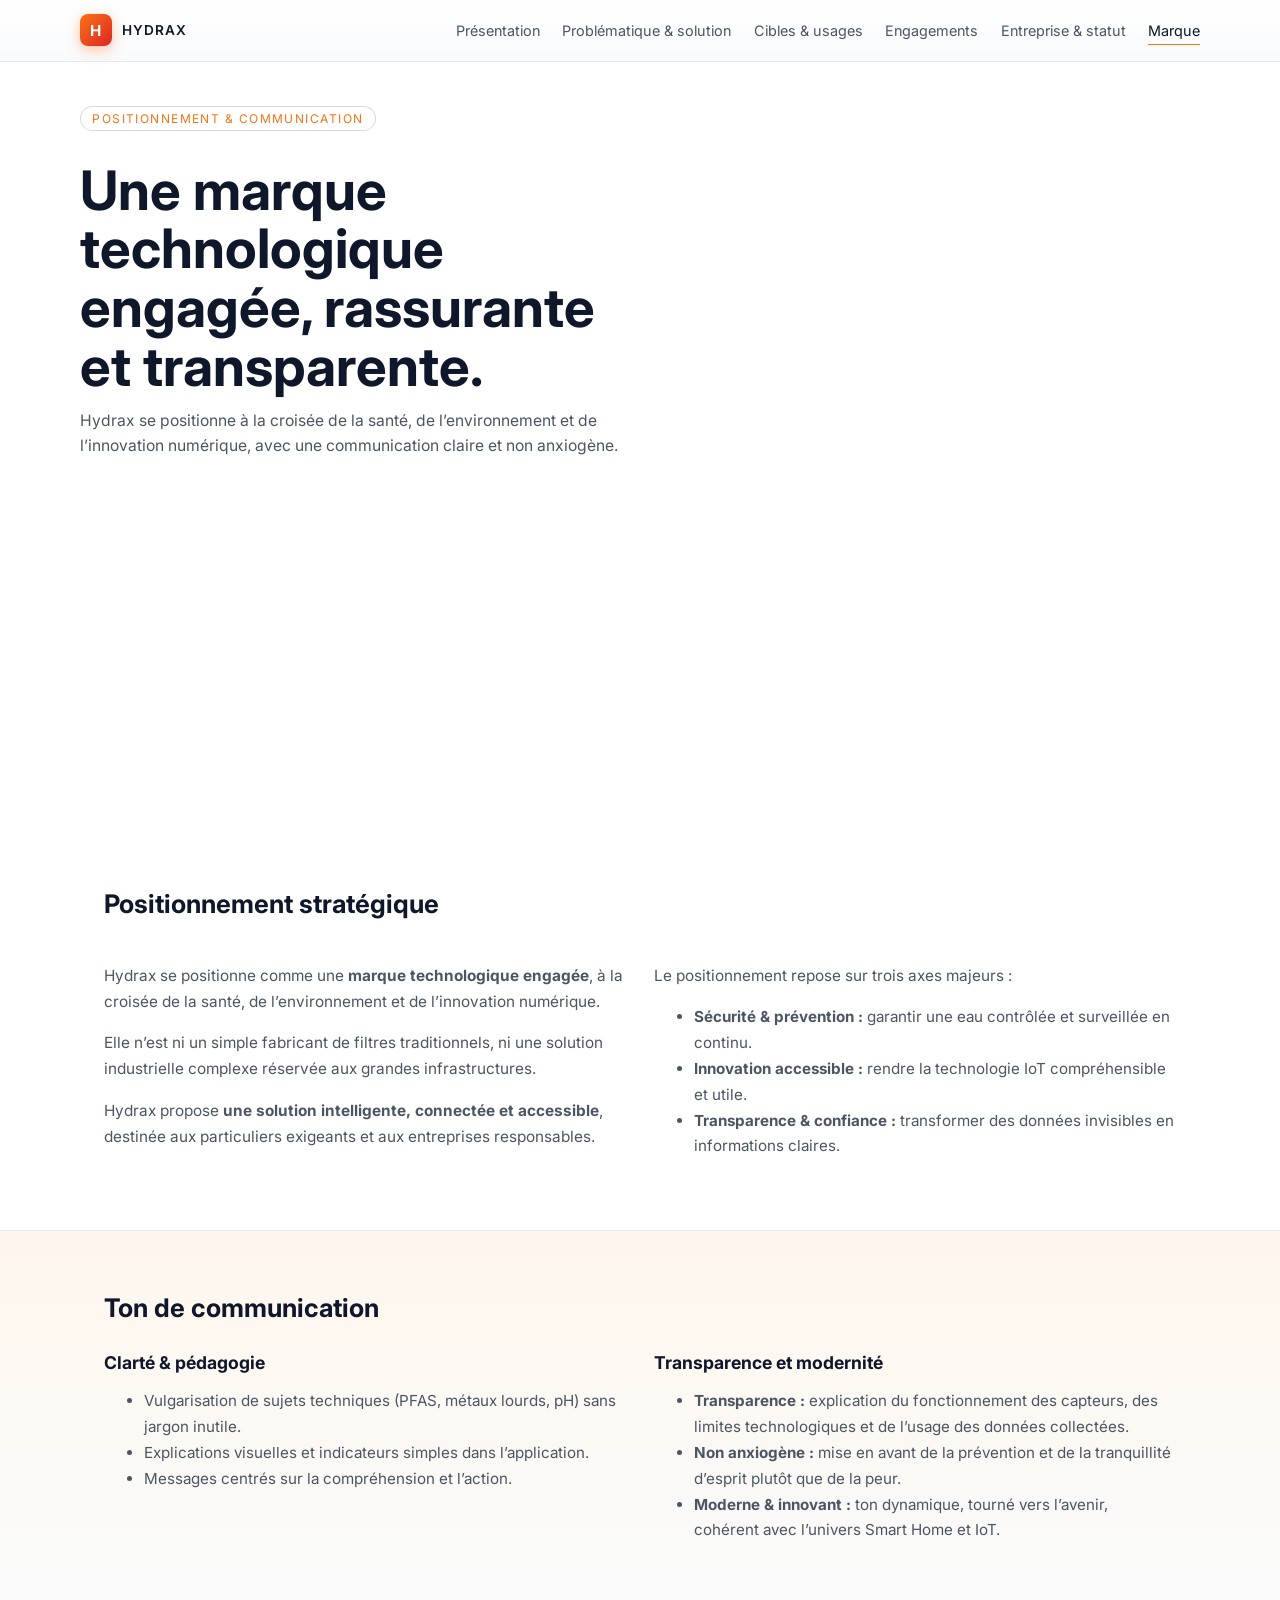
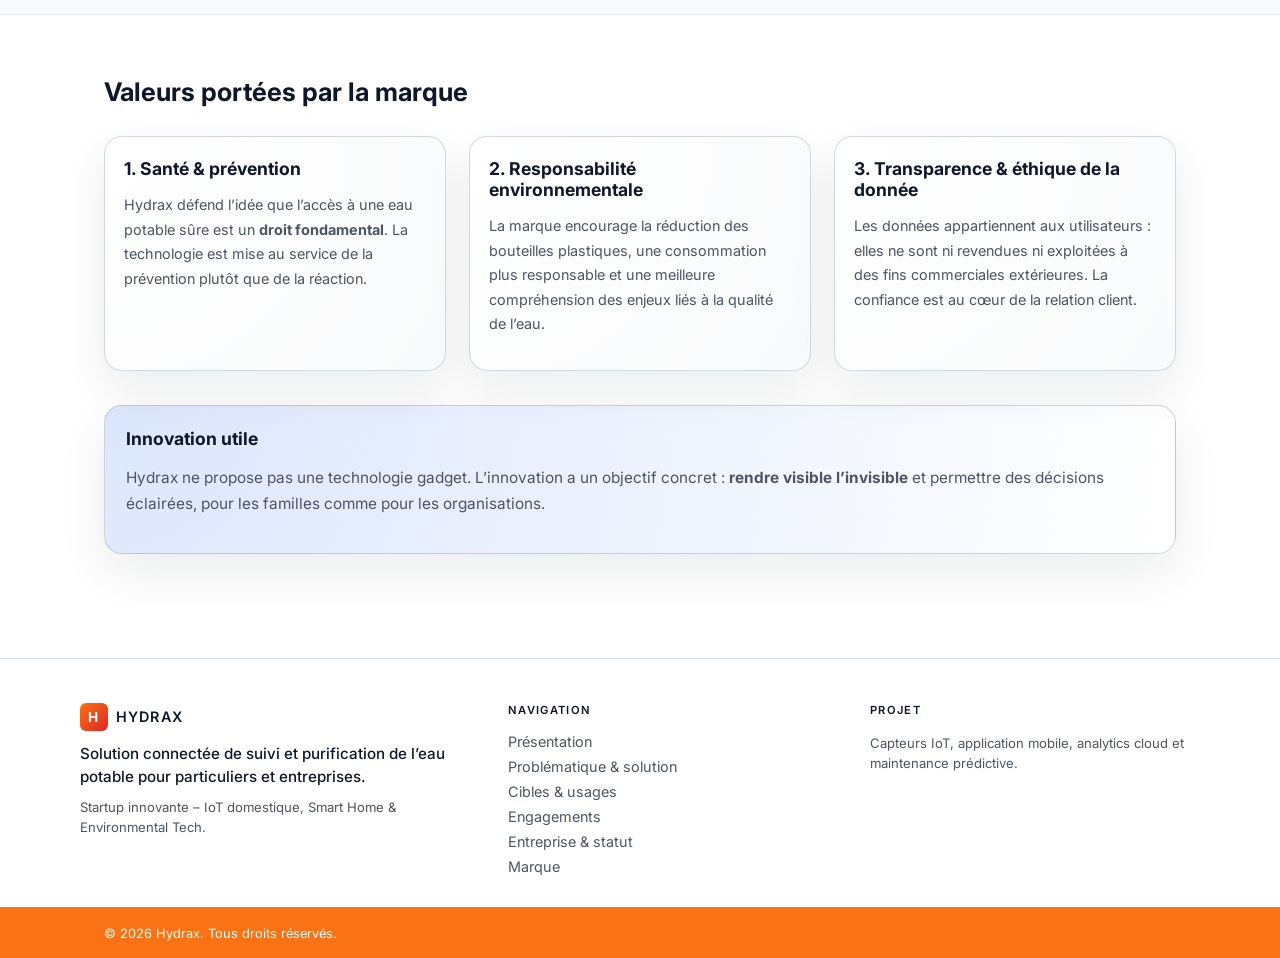
<file: marque.html>
<!DOCTYPE html>
<html lang="fr">
<head>
  <meta charset="UTF-8">
  <meta name="viewport" content="width=device-width, initial-scale=1.0">
  <title>Hydrax – Positionnement & valeurs de marque</title>
  <link rel="stylesheet" href="style.css">
  <link rel="preconnect" href="https://fonts.googleapis.com">
  <link rel="preconnect" href="https://fonts.gstatic.com" crossorigin>
  <link href="https://fonts.googleapis.com/css2?family=Inter:wght@300;400;500;600;700&display=swap" rel="stylesheet">
</head>
<body>
  <header class="site-header">
    <div class="container header-inner">
      <div class="logo">
        <span class="logo-mark">H</span>
        <span class="logo-text">Hydrax</span>
      </div>
      <nav class="main-nav" id="mainNav">
        <button class="nav-toggle" id="navToggle" aria-label="Menu">
          <span></span><span></span><span></span>
        </button>
        <ul class="nav-links">
          <li><a href="index.html">Présentation</a></li>
          <li><a href="problematique-solution.html">Problématique & solution</a></li>
          <li><a href="cibles-usages.html">Cibles & usages</a></li>
          <li><a href="engagements.html">Engagements</a></li>
          <li><a href="entreprise-statut.html">Entreprise & statut</a></li>
          <li><a href="marque.html" class="active">Marque</a></li>
        </ul>
      </nav>
    </div>
  </header>

  <section class="hero hero-compact">
    <div class="container hero-inner">
      <div class="hero-text" data-parallax="0.1">
        <p class="badge">Positionnement & communication</p>
        <h1>Une marque technologique engagée, rassurante et transparente.</h1>
          <p class="hero-subtitle">
          Hydrax se positionne à la croisée de la santé, de l’environnement et de l’innovation numérique, avec une communication claire et non anxiogène.
        </p>
      </div>
    </div>
  </section>

  <main>
    <section class="section">
      <div class="container">
        <h2>Positionnement stratégique</h2>
        <div class="grid two-cols">
          <div>
            <p>Hydrax se positionne comme une <strong>marque technologique engagée</strong>, à la croisée de la santé, de l’environnement et de l’innovation numérique.</p>
            <p>Elle n’est ni un simple fabricant de filtres traditionnels, ni une solution industrielle complexe réservée aux grandes infrastructures.</p>
            <p>Hydrax propose <strong>une solution intelligente, connectée et accessible</strong>, destinée aux particuliers exigeants et aux entreprises responsables.</p>
          </div>
          <div>
            <p>Le positionnement repose sur trois axes majeurs :</p>
            <ul>
              <li><strong>Sécurité & prévention :</strong> garantir une eau contrôlée et surveillée en continu.</li>
              <li><strong>Innovation accessible :</strong> rendre la technologie IoT compréhensible et utile.</li>
              <li><strong>Transparence & confiance :</strong> transformer des données invisibles en informations claires.</li>
            </ul>
          </div>
        </div>
      </div>
    </section>

    <section class="section alt">
      <div class="container">
        <h2>Ton de communication</h2>
        <div class="grid two-cols">
          <div>
            <h3>Clarté & pédagogie</h3>
            <ul>
              <li>Vulgarisation de sujets techniques (PFAS, métaux lourds, pH) sans jargon inutile.</li>
              <li>Explications visuelles et indicateurs simples dans l’application.</li>
              <li>Messages centrés sur la compréhension et l’action.</li>
            </ul>
          </div>
          <div>
            <h3>Transparence et modernité</h3>
            <ul>
              <li><strong>Transparence :</strong> explication du fonctionnement des capteurs, des limites technologiques et de l’usage des données collectées.</li>
              <li><strong>Non anxiogène :</strong> mise en avant de la prévention et de la tranquillité d’esprit plutôt que de la peur.</li>
              <li><strong>Moderne & innovant :</strong> ton dynamique, tourné vers l’avenir, cohérent avec l’univers Smart Home et IoT.</li>
            </ul>
          </div>
        </div>
      </div>
    </section>

    <section class="section">
      <div class="container">
        <h2>Valeurs portées par la marque</h2>
        <div class="grid three-cols cards">
          <article class="card">
            <h3>1. Santé & prévention</h3>
            <p>Hydrax défend l’idée que l’accès à une eau potable sûre est un <strong>droit fondamental</strong>. La technologie est mise au service de la prévention plutôt que de la réaction.</p>
          </article>
          <article class="card">
            <h3>2. Responsabilité environnementale</h3>
            <p>La marque encourage la réduction des bouteilles plastiques, une consommation plus responsable et une meilleure compréhension des enjeux liés à la qualité de l’eau.</p>
          </article>
          <article class="card">
            <h3>3. Transparence & éthique de la donnée</h3>
            <p>Les données appartiennent aux utilisateurs : elles ne sont ni revendues ni exploitées à des fins commerciales extérieures. La confiance est au cœur de la relation client.</p>
          </article>
        </div>

        <div class="mission-block">
          <h3>Innovation utile</h3>
          <p>Hydrax ne propose pas une technologie gadget. L’innovation a un objectif concret : <strong>rendre visible l’invisible</strong> et permettre des décisions éclairées, pour les familles comme pour les organisations.</p>
        </div>
      </div>
    </section>
  </main>

  <footer class="site-footer">
    <div class="container footer-inner">
      <div class="footer-brand-block">
        <div class="footer-logo">
          <span class="footer-logo-mark">H</span>
          <span>Hydrax</span>
        </div>
        <p class="footer-brand">Solution connectée de suivi et purification de l’eau potable pour particuliers et entreprises.</p>
        <p class="footer-note">Startup innovante – IoT domestique, Smart Home &amp; Environmental Tech.</p>
      </div>
      <div class="footer-col">
        <h4>Navigation</h4>
        <nav class="footer-links" aria-label="Pied de page">
          <a href="index.html">Présentation</a>
          <a href="problematique-solution.html">Problématique &amp; solution</a>
          <a href="cibles-usages.html">Cibles &amp; usages</a>
          <a href="engagements.html">Engagements</a>
          <a href="entreprise-statut.html">Entreprise &amp; statut</a>
          <a href="marque.html">Marque</a>
        </nav>
      </div>
      <div class="footer-col">
        <h4>Projet</h4>
        <p class="footer-note" style="margin: 0;">Capteurs IoT, application mobile, analytics cloud et maintenance prédictive.</p>
      </div>
    </div>
    <div class="footer-bottom">
      <div class="container footer-bottom-inner">
        <span>© 2026 Hydrax. Tous droits réservés.</span>
      </div>
    </div>
  </footer>

  <script src="script.js"></script>
</body>
</html>
</file>
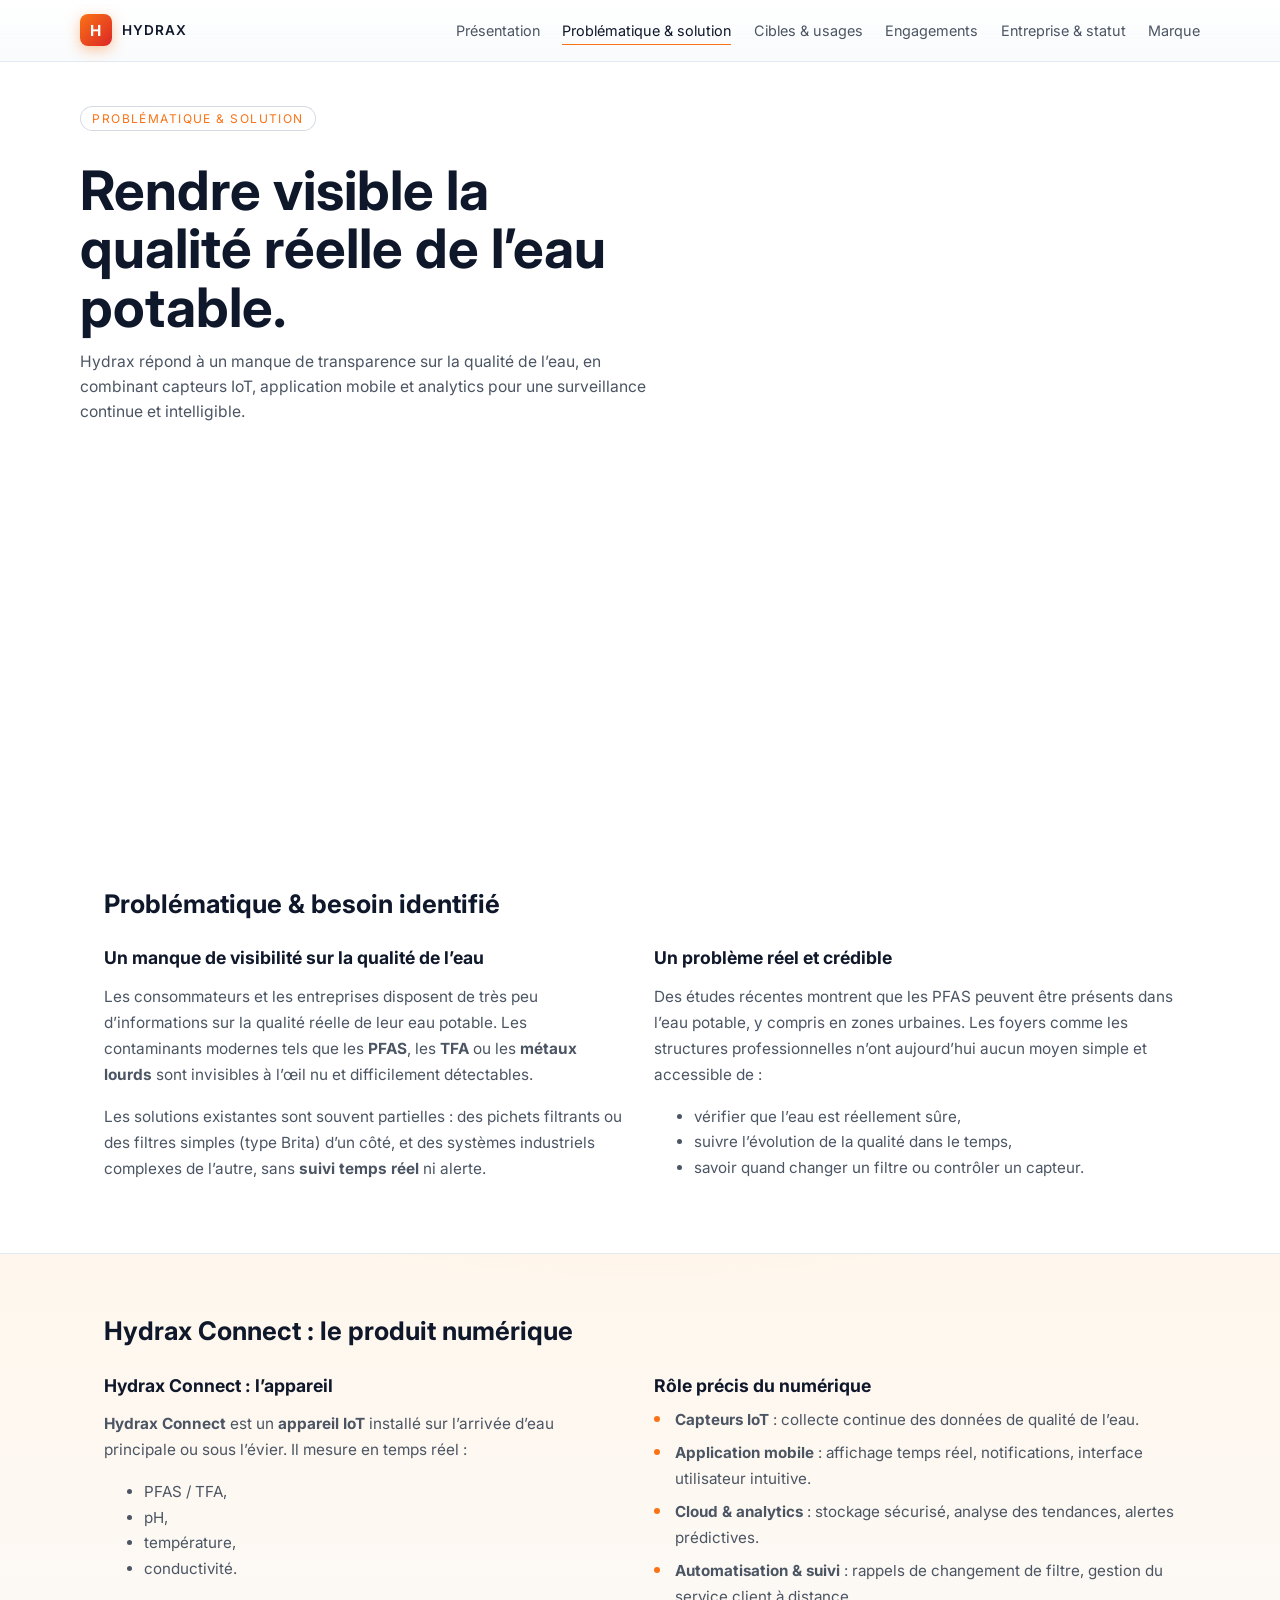
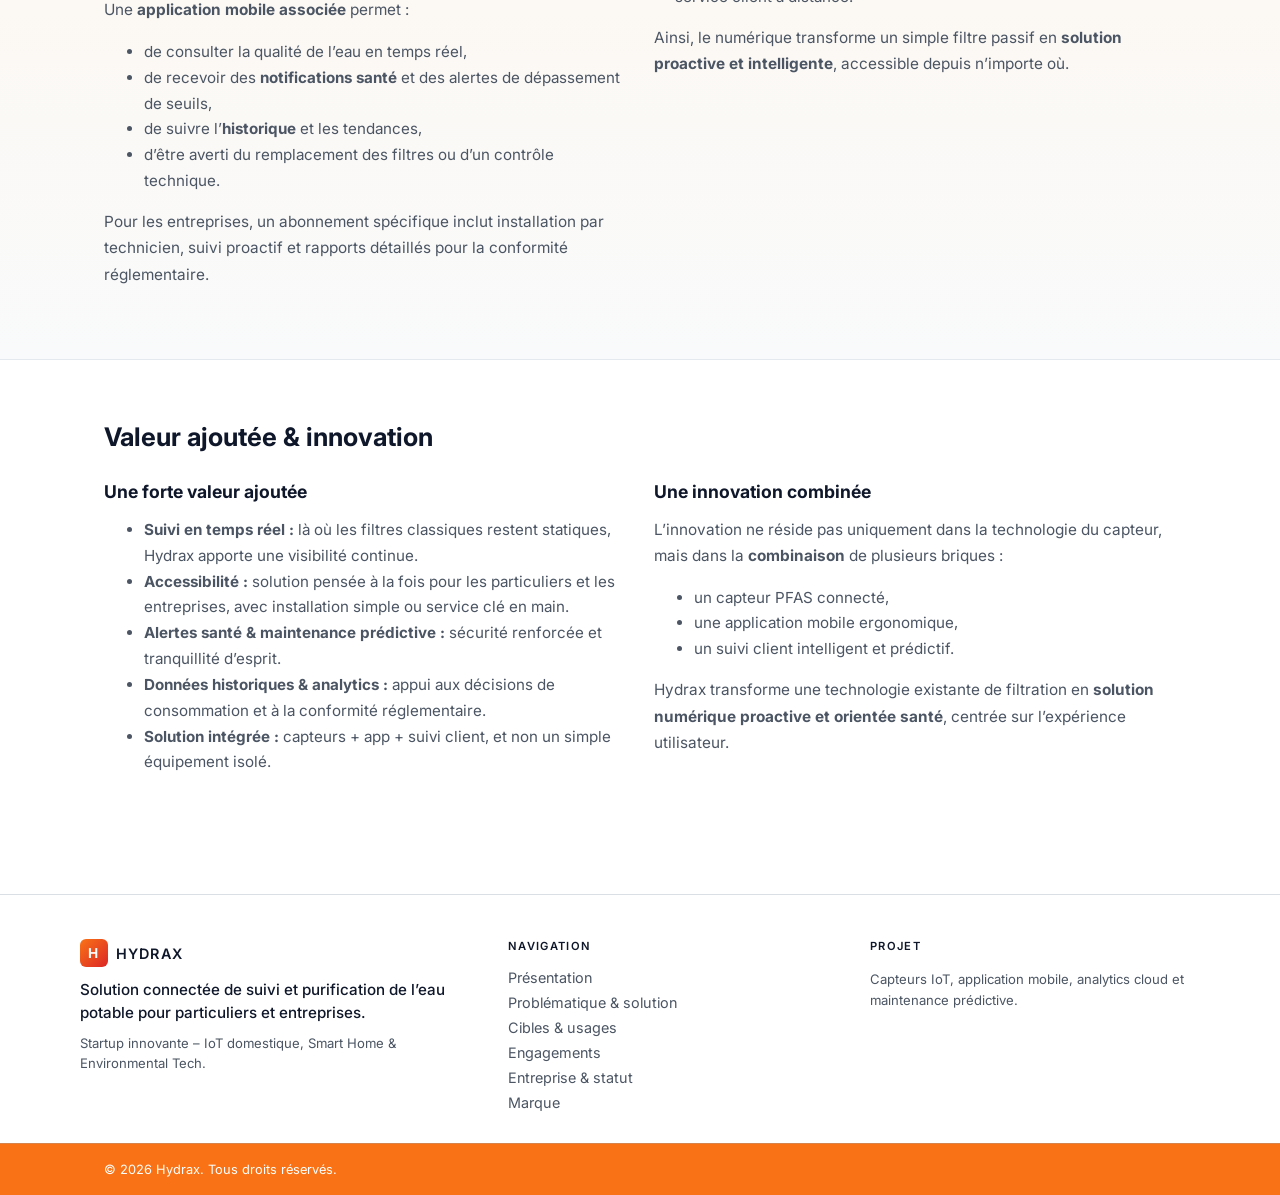
<file: problematique-solution.html>
<!DOCTYPE html>
<html lang="fr">
<head>
  <meta charset="UTF-8">
  <meta name="viewport" content="width=device-width, initial-scale=1.0">
  <title>Hydrax – Problématique & solution</title>
  <link rel="stylesheet" href="style.css">
  <link rel="preconnect" href="https://fonts.googleapis.com">
  <link rel="preconnect" href="https://fonts.gstatic.com" crossorigin>
  <link href="https://fonts.googleapis.com/css2?family=Inter:wght@300;400;500;600;700&display=swap" rel="stylesheet">
</head>
<body>
  <header class="site-header">
    <div class="container header-inner">
      <div class="logo">
        <span class="logo-mark">H</span>
        <span class="logo-text">Hydrax</span>
      </div>
      <nav class="main-nav" id="mainNav">
        <button class="nav-toggle" id="navToggle" aria-label="Menu">
          <span></span><span></span><span></span>
        </button>
        <ul class="nav-links">
          <li><a href="index.html">Présentation</a></li>
          <li><a href="problematique-solution.html" class="active">Problématique & solution</a></li>
          <li><a href="cibles-usages.html">Cibles & usages</a></li>
          <li><a href="engagements.html">Engagements</a></li>
          <li><a href="entreprise-statut.html">Entreprise & statut</a></li>
          <li><a href="marque.html">Marque</a></li>
        </ul>
      </nav>
    </div>
  </header>

  <section class="hero hero-compact">
    <div class="container hero-inner">
      <div class="hero-text" data-parallax="0.1">
        <p class="badge">Problématique & solution</p>
        <h1>Rendre visible la qualité réelle de l’eau potable.</h1>
          <p class="hero-subtitle">
          Hydrax répond à un manque de transparence sur la qualité de l’eau, en combinant capteurs IoT, application mobile et analytics
          pour une surveillance continue et intelligible.
        </p>
      </div>
    </div>
  </section>

  <main>
    <section class="section">
      <div class="container">
        <h2>Problématique & besoin identifié</h2>
        <div class="grid two-cols">
          <div>
            <h3>Un manque de visibilité sur la qualité de l’eau</h3>
            <p>Les consommateurs et les entreprises disposent de très peu d’informations sur la qualité réelle de leur eau potable. Les contaminants modernes tels que les <strong>PFAS</strong>, les <strong>TFA</strong> ou les <strong>métaux lourds</strong> sont invisibles à l’œil nu et difficilement détectables.</p>
            <p>Les solutions existantes sont souvent partielles : des pichets filtrants ou des filtres simples (type Brita) d’un côté, et des systèmes industriels complexes de l’autre, sans <strong>suivi temps réel</strong> ni alerte.</p>
          </div>
          <div>
            <h3>Un problème réel et crédible</h3>
            <p>Des études récentes montrent que les PFAS peuvent être présents dans l’eau potable, y compris en zones urbaines. Les foyers comme les structures professionnelles n’ont aujourd’hui aucun moyen simple et accessible de :</p>
            <ul>
              <li>vérifier que l’eau est réellement sûre,</li>
              <li>suivre l’évolution de la qualité dans le temps,</li>
              <li>savoir quand changer un filtre ou contrôler un capteur.</li>
            </ul>
          </div>
        </div>
      </div>
    </section>

    <section class="section alt">
      <div class="parallax-bg" data-parallax="0.12" aria-hidden="true"></div>
      <div class="container">
        <h2>Hydrax Connect : le produit numérique</h2>
        <div class="grid two-cols">
          <div>
            <h3>Hydrax Connect : l’appareil</h3>
            <p><strong>Hydrax Connect</strong> est un <strong>appareil IoT</strong> installé sur l’arrivée d’eau principale ou sous l’évier. Il mesure en temps réel :</p>
            <ul>
              <li>PFAS / TFA,</li>
              <li>pH,</li>
              <li>température,</li>
              <li>conductivité.</li>
            </ul>
            <p>Une <strong>application mobile associée</strong> permet :</p>
            <ul>
              <li>de consulter la qualité de l’eau en temps réel,</li>
              <li>de recevoir des <strong>notifications santé</strong> et des alertes de dépassement de seuils,</li>
              <li>de suivre l’<strong>historique</strong> et les tendances,</li>
              <li>d’être averti du remplacement des filtres ou d’un contrôle technique.</li>
            </ul>
            <p>Pour les entreprises, un abonnement spécifique inclut installation par technicien, suivi proactif et rapports détaillés pour la conformité réglementaire.</p>
          </div>
          <div>
            <h3>Rôle précis du numérique</h3>
            <ul class="icon-list">
              <li><strong>Capteurs IoT</strong> : collecte continue des données de qualité de l’eau.</li>
              <li><strong>Application mobile</strong> : affichage temps réel, notifications, interface utilisateur intuitive.</li>
              <li><strong>Cloud & analytics</strong> : stockage sécurisé, analyse des tendances, alertes prédictives.</li>
              <li><strong>Automatisation & suivi</strong> : rappels de changement de filtre, gestion du service client à distance.</li>
            </ul>
            <p>Ainsi, le numérique transforme un simple filtre passif en <strong>solution proactive et intelligente</strong>, accessible depuis n’importe où.</p>
          </div>
        </div>
      </div>
    </section>

    <section class="section">
      <div class="container">
        <h2>Valeur ajoutée & innovation</h2>
        <div class="grid two-cols">
          <div>
            <h3>Une forte valeur ajoutée</h3>
            <ul>
              <li><strong>Suivi en temps réel :</strong> là où les filtres classiques restent statiques, Hydrax apporte une visibilité continue.</li>
              <li><strong>Accessibilité :</strong> solution pensée à la fois pour les particuliers et les entreprises, avec installation simple ou service clé en main.</li>
              <li><strong>Alertes santé & maintenance prédictive :</strong> sécurité renforcée et tranquillité d’esprit.</li>
              <li><strong>Données historiques & analytics :</strong> appui aux décisions de consommation et à la conformité réglementaire.</li>
              <li><strong>Solution intégrée :</strong> capteurs + app + suivi client, et non un simple équipement isolé.</li>
            </ul>
          </div>
          <div>
            <h3>Une innovation combinée</h3>
            <p>L’innovation ne réside pas uniquement dans la technologie du capteur, mais dans la <strong>combinaison</strong> de plusieurs briques :</p>
            <ul>
              <li>un capteur PFAS connecté,</li>
              <li>une application mobile ergonomique,</li>
              <li>un suivi client intelligent et prédictif.</li>
            </ul>
            <p>Hydrax transforme une technologie existante de filtration en <strong>solution numérique proactive et orientée santé</strong>, centrée sur l’expérience utilisateur.</p>
          </div>
        </div>
      </div>
    </section>
  </main>

  <footer class="site-footer">
    <div class="container footer-inner">
      <div class="footer-brand-block">
        <div class="footer-logo">
          <span class="footer-logo-mark">H</span>
          <span>Hydrax</span>
        </div>
        <p class="footer-brand">Solution connectée de suivi et purification de l’eau potable pour particuliers et entreprises.</p>
        <p class="footer-note">Startup innovante – IoT domestique, Smart Home &amp; Environmental Tech.</p>
      </div>
      <div class="footer-col">
        <h4>Navigation</h4>
        <nav class="footer-links" aria-label="Pied de page">
          <a href="index.html">Présentation</a>
          <a href="problematique-solution.html">Problématique &amp; solution</a>
          <a href="cibles-usages.html">Cibles &amp; usages</a>
          <a href="engagements.html">Engagements</a>
          <a href="entreprise-statut.html">Entreprise &amp; statut</a>
          <a href="marque.html">Marque</a>
        </nav>
      </div>
      <div class="footer-col">
        <h4>Projet</h4>
        <p class="footer-note" style="margin: 0;">Capteurs IoT, application mobile, analytics cloud et maintenance prédictive.</p>
      </div>
    </div>
    <div class="footer-bottom">
      <div class="container footer-bottom-inner">
        <span>© 2026 Hydrax. Tous droits réservés.</span>
      </div>
    </div>
  </footer>

  <script src="script.js"></script>
</body>
</html>
</file>
<file: style.css>
:root {
  --bg: #ffffff;
  --bg-alt: #f3f4f6;
  --card-bg: #ffffff;
  --accent: #f97316;
  --accent-soft: rgba(249, 115, 22, 0.2);
  --accent-strong: #ea580c;
  --accent-gradient: linear-gradient(135deg, #f97316 0%, #dc2626 100%);
  --text: #0f172a;
  --text-muted: #4b5563;
  --border-subtle: rgba(148, 163, 184, 0.4);
  --danger: #f97373;
  --radius-lg: 18px;
  --radius-md: 12px;
  --shadow-soft: 0 18px 45px rgba(15, 23, 42, 0.12);
}

*,
*::before,
*::after {
  box-sizing: border-box;
}

html {
  scroll-behavior: smooth;
}

body {
  margin: 0;
  font-family: "Inter", system-ui, -apple-system, BlinkMacSystemFont, "Segoe UI", sans-serif;
  background: var(--bg);
  color: var(--text);
  -webkit-font-smoothing: antialiased;
  overflow-x: hidden;
}

img {
  max-width: 100%;
  display: block;
}

a {
  color: inherit;
  text-decoration: none;
}

.container {
  width: 100%;
  max-width: 1120px;
  margin: 0 auto;
  padding: 0 1.5rem;
}

.hero-inner {
  padding: 2rem 0 2.5rem;
}

.site-header {
  position: sticky;
  top: 0;
  z-index: 20;
  backdrop-filter: blur(18px);
  background: linear-gradient(to bottom, rgba(255, 255, 255, 0.96), rgba(248, 250, 252, 0.9));
  border-bottom: 1px solid rgba(226, 232, 240, 0.9);
}

.header-inner {
  display: flex;
  align-items: center;
  justify-content: space-between;
  padding: 0.9rem 0;
}

.logo {
  display: flex;
  align-items: center;
  gap: 0.6rem;
  font-weight: 600;
  letter-spacing: 0.08em;
  text-transform: uppercase;
  font-size: 0.85rem;
}

.logo-mark {
  width: 32px;
  height: 32px;
  border-radius: 8px;
  display: inline-flex;
  align-items: center;
  justify-content: center;
  background: var(--accent-gradient);
  border: none;
  box-shadow: 0 4px 14px rgba(249, 115, 22, 0.4);
  font-size: 0.95rem;
  font-weight: 700;
  color: #ffffff;
}

.logo-text {
  color: #0f172a;
  font-weight: 600;
}

.main-nav {
  display: flex;
  align-items: center;
  gap: 1.5rem;
  position: relative;
}

.nav-links {
  display: flex;
  align-items: center;
  gap: 1.4rem;
  list-style: none;
  padding: 0;
  margin: 0;
  font-size: 0.9rem;
}

.nav-links a {
  color: var(--text-muted);
  padding: 0.35rem 0;
  border-bottom: 1px solid transparent;
  transition: color 0.15s ease, border-color 0.15s ease, opacity 0.15s ease;
}

.nav-links a:hover {
  color: var(--accent);
  border-color: rgba(249, 115, 22, 0.5);
  opacity: 0.95;
}

.nav-links a.active {
  color: #0f172a;
  border-color: var(--accent);
}

.nav-toggle {
  display: none;
  flex-direction: column;
  gap: 0.22rem;
  background: transparent;
  border: none;
  padding: 0.3rem;
  cursor: pointer;
}

.nav-toggle span {
  width: 20px;
  height: 2px;
  border-radius: 999px;
  background: var(--text);
}

.hero {
  padding: 0;
  position: relative;
  overflow: hidden;
  min-height: 85vh;
  display: flex;
  align-items: stretch;
}

.hero-compact {
  padding-bottom: 2.5rem;
}

.hero-layout {
  display: grid;
  grid-template-columns: 1fr 0.5fr;
  width: 100%;
  min-height: 85vh;
}

.hero-left {
  display: flex;
  align-items: center;
  background: var(--bg);
  padding: 2rem 3rem 2.5rem 4rem;
  position: relative;
  z-index: 1;
}

.hero-left .container {
  max-width: 100%;
}

.hero-right {
  position: relative;
  min-height: 85vh;
  overflow: hidden;
}

.hero-visual-bg {
  position: absolute;
  inset: 0;
  border-radius: 42% 0 0 42%;
  background: transparent;
}

.hero-visual-bg .orb {
  position: absolute;
  border-radius: 50%;
  background: radial-gradient(circle at 30% 30%, rgba(253, 186, 116, 0.5), rgba(249, 115, 22, 0.35));
  filter: blur(1px);
  animation: orb-float 14s ease-in-out infinite;
}

.hero-visual-bg .orb-1 { width: 140px; height: 140px; top: 15%; left: 25%; animation-delay: 0s; opacity: 0.55; background: radial-gradient(circle at 30% 30%, rgba(254, 215, 170, 0.6), rgba(249, 115, 22, 0.4)); }
.hero-visual-bg .orb-2 { width: 90px; height: 90px; top: 50%; right: 20%; animation-delay: -2s; opacity: 0.35; background: radial-gradient(circle at 30% 30%, rgba(253, 186, 116, 0.5), rgba(234, 88, 12, 0.3)); }
.hero-visual-bg .orb-3 { width: 65px; height: 65px; bottom: 30%; left: 30%; animation-delay: -4s; opacity: 0.45; background: radial-gradient(circle at 30% 30%, rgba(254, 215, 170, 0.55), rgba(249, 115, 22, 0.35)); }
.hero-visual-bg .orb-4 { width: 45px; height: 45px; top: 35%; right: 35%; animation-delay: -1s; opacity: 0.25; background: radial-gradient(circle at 30% 30%, rgba(253, 186, 116, 0.45), rgba(234, 88, 12, 0.25)); }
.hero-visual-bg .orb-5 { width: 110px; height: 110px; bottom: 20%; right: 25%; animation-delay: -3s; opacity: 0.4; background: radial-gradient(circle at 30% 30%, rgba(254, 215, 170, 0.5), rgba(249, 115, 22, 0.3)); }
.hero-visual-bg .orb-6 { width: 75px; height: 75px; top: 28%; right: 28%; animation-delay: -5s; opacity: 0.3; background: radial-gradient(circle at 30% 30%, rgba(253, 186, 116, 0.5), rgba(249, 115, 22, 0.28)); }
.hero-visual-bg .orb-7 { width: 55px; height: 55px; bottom: 45%; left: 18%; animation-delay: -2.5s; opacity: 0.38; background: radial-gradient(circle at 30% 30%, rgba(254, 215, 170, 0.5), rgba(234, 88, 12, 0.32)); }
.hero-visual-bg .orb-8 { width: 85px; height: 85px; top: 65%; right: 15%; animation-delay: -1.5s; opacity: 0.28; background: radial-gradient(circle at 30% 30%, rgba(253, 186, 116, 0.45), rgba(249, 115, 22, 0.25)); }

@keyframes orb-float {
  0%, 100% { transform: translate(0, 0) scale(1); }
  33% { transform: translate(8px, -12px) scale(1.03); }
  66% { transform: translate(-6px, 8px) scale(0.98); }
}

.hero-text {
  position: relative;
  z-index: 2;
  will-change: transform;
  max-width: 36rem;
}

.hero-headline-line {
  display: block;
}

.badge {
  display: inline-flex;
  align-items: center;
  gap: 0.5rem;
  padding: 0.25rem 0.7rem;
  border-radius: 999px;
  border: 1px solid rgba(148, 163, 184, 0.4);
  background: rgba(255, 255, 255, 0.9);
  color: var(--accent);
  font-size: 0.75rem;
  text-transform: uppercase;
  letter-spacing: 0.12em;
}

.hero h1 {
  margin: 1.1rem 0 0.75rem;
  font-size: clamp(2.4rem, 4vw + 1.2rem, 3.4rem);
  line-height: 1.08;
  font-weight: 700;
  color: var(--text);
}

.hero-subtitle {
  margin: 0;
  max-width: 39rem;
  color: var(--text-muted);
  font-size: 0.98rem;
  line-height: 1.6;
}

.hero-actions-row {
  display: flex;
  align-items: center;
  gap: 1.5rem;
  margin-top: 1.7rem;
  flex-wrap: wrap;
}

.hero-actions {
  display: flex;
  gap: 0.9rem;
  flex-wrap: wrap;
}

.btn {
  display: inline-flex;
  align-items: center;
  justify-content: center;
  padding: 0.7rem 1.35rem;
  border-radius: 999px;
  font-size: 0.92rem;
  font-weight: 600;
  border: 1px solid transparent;
  cursor: pointer;
  transition: background 0.15s ease, color 0.15s ease, border-color 0.15s ease, transform 0.1s ease, box-shadow 0.15s ease;
}

.btn.primary {
  background: var(--accent-gradient);
  color: #ffffff;
  box-shadow: 0 12px 30px rgba(249, 115, 22, 0.35);
  border-radius: var(--radius-md);
}

.btn.primary:hover {
  transform: translateY(-1px);
  box-shadow: 0 18px 40px rgba(249, 115, 22, 0.4);
}

.btn.ghost {
  background: #ffffff;
  color: #0f172a;
  border-color: var(--accent);
}

.btn.ghost:hover {
  border-color: var(--accent-strong);
  background: #fff7ed;
}

.hero-metrics-row {
  display: flex;
  align-items: center;
  gap: 2rem;
  margin-top: 2.5rem;
  padding-top: 1.5rem;
  border-top: 1px solid var(--border-subtle);
  flex-wrap: wrap;
}

.hero-grid {
  display: grid;
  grid-template-columns: repeat(3, minmax(0, 1fr));
  gap: 0.8rem;
  margin-top: 2.1rem;
}

.hero-metric {
  padding: 0.4rem 0;
  border-radius: 0;
  border: none;
  background: transparent;
}

.section-device-card {
  margin-bottom: 2rem;
}

.section-device-card h3 {
  margin-top: 0;
}

.metric-label {
  display: block;
  font-size: 0.7rem;
  text-transform: uppercase;
  letter-spacing: 0.12em;
  color: var(--text-muted);
  margin-bottom: 0.25rem;
}

.metric-value {
  font-size: 0.9rem;
  font-weight: 500;
}

.device-card {
  position: relative;
  z-index: 1;
  background: radial-gradient(circle at top left, rgba(249, 115, 22, 0.12), #ffffff);
  border-radius: 24px;
  border: 1px solid rgba(148, 163, 184, 0.4);
  box-shadow: var(--shadow-soft);
  padding: 1.6rem 1.5rem 1.4rem;
}

.device-card h2 {
  margin: 0;
  font-size: 1.1rem;
}

.device-card p {
  margin: 0.4rem 0 0.9rem;
  font-size: 0.85rem;
  color: var(--text-muted);
}

.device-card ul {
  list-style: none;
  padding: 0;
  margin: 0;
  display: grid;
  grid-template-columns: repeat(2, minmax(0, 1fr));
  gap: 0.45rem 0.8rem;
  font-size: 0.82rem;
}

.device-card li::before {
  content: "";
  display: inline-block;
  width: 6px;
  height: 6px;
  border-radius: 999px;
  background: var(--accent);
  margin-right: 0.4rem;
}

.wave-bg {
  display: none;
}

.section {
  padding: 3.8rem 0 3.5rem;
}

.section.alt {
  background: linear-gradient(to bottom, #fff7ed, #f9fafb);
  border-top: 1px solid rgba(226, 232, 240, 0.9);
  border-bottom: 1px solid rgba(226, 232, 240, 0.9);
  position: relative;
  overflow: hidden;
}

.section.alt .parallax-bg {
  position: absolute;
  inset: 0;
  pointer-events: none;
  z-index: 0;
  background: radial-gradient(ellipse 80% 50% at 50% -20%, rgba(249, 115, 22, 0.08), transparent 50%);
  will-change: transform;
}

.section .container {
  position: relative;
  z-index: 1;
}

.section h2 {
  font-size: 1.6rem;
  margin: 0 0 1.8rem;
}

.section h3 {
  font-size: 1.1rem;
  margin: 0 0 0.7rem;
}

.section h4 {
  font-size: 0.98rem;
  margin: 0 0 0.4rem;
}

.section p {
  color: var(--text-muted);
  font-size: 0.96rem;
  line-height: 1.7;
}

.section ul {
  color: var(--text-muted);
  font-size: 0.95rem;
  line-height: 1.7;
}

.grid {
  display: grid;
  gap: 1.8rem;
}

.two-cols {
  grid-template-columns: minmax(0, 1.1fr) minmax(0, 1.1fr);
}

.three-cols {
  grid-template-columns: repeat(3, minmax(0, 1fr));
}

.tag-list {
  display: flex;
  flex-wrap: wrap;
  gap: 0.45rem;
  list-style: none;
  padding: 0;
  margin: 0 0 0.9rem;
}

.tag-list li {
  padding: 0.24rem 0.7rem;
  border-radius: 999px;
  border: 1px solid #fdba74;
  background: #fff7ed;
  font-size: 0.8rem;
  color: #0f172a;
}

.icon-list {
  list-style: none;
  padding: 0;
  margin: 0;
}

.icon-list li {
  position: relative;
  padding-left: 1.3rem;
  margin-bottom: 0.45rem;
}

.icon-list li::before {
  content: "";
  position: absolute;
  left: 0;
  top: 0.55rem;
  width: 6px;
  height: 6px;
  border-radius: 999px;
  background: var(--accent);
}

.cards {
  gap: 1.4rem;
}

.card {
  border-radius: var(--radius-lg);
  border: 1px solid rgba(148, 163, 184, 0.4);
  background: radial-gradient(circle at top left, #ffffff, #f9fafb);
  box-shadow: 0 18px 45px rgba(15, 23, 42, 0.08);
  padding: 1.3rem 1.2rem 1.2rem;
  transition: transform 0.12s ease, box-shadow 0.15s ease, border-color 0.15s ease;
}

.card h3 {
  margin-bottom: 0.5rem;
}

.card p {
  font-size: 0.9rem;
}

.card:hover {
  transform: translateY(-4px);
  border-color: rgba(249, 115, 22, 0.5);
  box-shadow: 0 22px 60px rgba(15, 23, 42, 0.18);
}

.btn-link {
  display: inline-flex;
  align-items: center;
  gap: 0.35rem;
  margin-top: 0.9rem;
  font-size: 0.86rem;
  color: var(--accent);
  font-weight: 500;
}

.btn-link::after {
  content: "→";
  font-size: 0.9em;
  transition: transform 0.12s ease;
}

.btn-link:hover::after {
  transform: translateX(2px);
}

.margin-top-lg {
  margin-top: 2rem;
}

.margin-top-md {
  margin-top: 1.2rem;
}

.accordion details {
  border-radius: var(--radius-md);
  border: 1px solid rgba(148, 163, 184, 0.45);
  background: #ffffff;
  padding: 0.7rem 0.9rem;
  margin-bottom: 0.75rem;
}

.accordion summary {
  cursor: pointer;
  list-style: none;
  font-size: 0.95rem;
  font-weight: 500;
}

.accordion summary::-webkit-details-marker {
  display: none;
}

.accordion summary::after {
  content: "▾";
  float: right;
  color: var(--text-muted);
  transition: transform 0.15s ease;
}

.accordion details[open] summary::after {
  transform: rotate(-180deg);
}

.accordion-body {
  margin-top: 0.6rem;
  border-top: 1px solid rgba(148, 163, 184, 0.3);
  padding-top: 0.6rem;
}

.mission-block,
.legal-block {
  margin-top: 2.1rem;
  padding: 1.4rem 1.3rem 1.3rem;
  border-radius: var(--radius-lg);
  border: 1px solid rgba(148, 163, 184, 0.45);
  background: radial-gradient(circle at top left, rgba(37, 99, 235, 0.16), #ffffff);
  box-shadow: 0 18px 50px rgba(15, 23, 42, 0.08);
}

.mission-block .quote {
  margin: 0.7rem 0 0.7rem;
  padding: 0.7rem 0.8rem;
  border-left: 3px solid var(--accent);
  border-radius: 0.5rem;
  background: #f9fafb;
  font-style: italic;
}

.site-footer {
  margin-top: 3rem;
  background: #ffffff;
  color: #64748b;
  font-size: 0.9rem;
  padding: 0;
  border-top: 1px solid rgba(148, 163, 184, 0.35);
}

.footer-inner {
  display: grid;
  grid-template-columns: 1.2fr 1fr 1fr;
  gap: 2.5rem 2rem;
  padding: 2.75rem 0 2rem;
}

.footer-brand-block {
  display: flex;
  flex-direction: column;
  gap: 0.5rem;
}

.footer-logo {
  display: inline-flex;
  align-items: center;
  gap: 0.5rem;
  font-weight: 600;
  letter-spacing: 0.08em;
  text-transform: uppercase;
  font-size: 0.9rem;
  color: var(--text);
  margin-bottom: 0.25rem;
}

.footer-logo-mark {
  width: 28px;
  height: 28px;
  border-radius: 6px;
  display: inline-flex;
  align-items: center;
  justify-content: center;
  background: var(--accent-gradient);
  font-size: 0.85rem;
  font-weight: 700;
  color: #fff;
}

.footer-brand {
  margin: 0;
  color: var(--text);
  font-weight: 500;
  font-size: 0.95rem;
  line-height: 1.5;
  max-width: 28rem;
}

.footer-note {
  margin: 0;
  font-size: 0.82rem;
  line-height: 1.55;
  color: var(--text-muted);
  max-width: 28rem;
}

.footer-col h4 {
  margin: 0 0 1rem;
  font-size: 0.7rem;
  font-weight: 600;
  text-transform: uppercase;
  letter-spacing: 0.12em;
  color: var(--text);
}

.footer-links {
  display: flex;
  flex-direction: column;
  gap: 0.5rem;
}

.footer-links a {
  color: var(--text-muted);
  font-weight: 400;
  font-size: 0.9rem;
  text-transform: none;
  letter-spacing: 0;
  transition: color 0.15s ease;
}

.footer-links a:hover {
  color: var(--accent);
}

.footer-bottom {
  border-top: 1px solid rgba(148, 163, 184, 0.35);
  padding: 1.1rem 0;
  background: var(--accent);
}

.footer-bottom-inner {
  display: flex;
  flex-wrap: wrap;
  align-items: center;
  justify-content: space-between;
  gap: 0.75rem 1.5rem;
  font-size: 0.8rem;
  color: #ffffff;
}

.footer-bottom-inner a {
  color: rgba(255, 255, 255, 0.95);
  transition: color 0.15s ease;
}

.footer-bottom-inner a:hover {
  color: #ffffff;
}

@media (max-width: 840px) {
  .footer-inner {
    grid-template-columns: 1fr 1fr;
    gap: 2rem;
  }

  .footer-brand-block {
    grid-column: 1 / -1;
  }
}

@media (max-width: 640px) {
  .footer-inner {
    grid-template-columns: 1fr;
    padding-top: 2rem;
    padding-bottom: 1.5rem;
    gap: 1.5rem;
  }

  .footer-brand-block {
    grid-column: 1;
  }

  .footer-bottom-inner {
    flex-direction: column;
    align-items: flex-start;
    text-align: left;
  }
}

@media (max-width: 960px) {
  .hero-layout {
    grid-template-columns: 1fr;
    min-height: auto;
  }

  .hero-left {
    padding: 2.5rem 1.5rem 2rem;
    min-height: auto;
  }

  .hero-right {
    min-height: 45vh;
  }
}

@media (max-width: 840px) {
  .two-cols {
    grid-template-columns: minmax(0, 1fr);
  }

  .three-cols {
    grid-template-columns: minmax(0, 1fr);
  }

  .hero-metrics-row {
    flex-direction: column;
    align-items: flex-start;
  }

  .hero-grid {
    grid-template-columns: 1fr;
  }
}

@media (max-width: 720px) {
  .site-header {
    z-index: 40;
    padding: 10px;
  }

  .hero {
    padding-top: 3.8rem;
    min-height: auto;
  }

  .hero-right {
    min-height: 35vh;
  }

  .hero-metrics-row {
    flex-direction: column;
  }

  .section {
    padding: 2.5rem 0 2rem;
  }

  .section h2 {
    font-size: 1.4rem;
    margin-bottom: 1.4rem;
  }

  .hero-inner {
    padding: 1.75rem 0 2rem;
  }

  .nav-toggle {
    display: flex;
  }

  .nav-links {
    position: fixed;
    top: 0;
    right: 0;
    width: 100%;
    height: 100vh;
    height: 100dvh;
    background: rgba(249, 115, 22, 0.95);
    padding: 5rem 1.5rem 2rem;
    flex-direction: column;
    align-items: stretch;
    gap: 0.5rem;
    box-sizing: border-box;
    z-index: 30;
    transform: translateX(100%);
    transition: transform 0.3s ease, visibility 0.3s ease;
    visibility: hidden;
    overflow-y: auto;
    border-left: 1px solid rgba(234, 88, 12, 0.5);
  }

  .nav-links.open {
    transform: translateX(0);
    visibility: visible;
  }

  .nav-links a {
    padding: 0.5rem 0;
    font-size: 1.15rem;
    color: rgba(255, 255, 255, 0.95);
    border-color: transparent;
  }

  .nav-links a:hover {
    color: #ffffff;
    border-color: rgba(253, 186, 116, 0.6);
  }

  .nav-links a.active {
    color: #ffffff;
    border-color: #fdba74;
  }
}

@media (max-width: 540px) {
  .container {
    padding: 0 1.15rem;
  }

  .card {
    padding: 1.1rem 1.05rem;
  }

  .mission-block,
  .legal-block {
    padding: 1.1rem 1.1rem;
  }

  .section {
    padding: 2rem 0 1.5rem;
  }

  .section h2 {
    font-size: 1.28rem;
    margin-bottom: 1.2rem;
  }

  .hero-left {
    padding: 2rem 1.15rem 1.75rem;
  }

  .hero-inner {
    padding: 1.5rem 0 1.75rem;
  }

  .hero h1 {
    font-size: clamp(1.75rem, 5vw + 1rem, 2.5rem);
  }

  .hero-subtitle {
    font-size: 0.9rem;
  }

  .hero-actions-row {
    margin-top: 1.4rem;
    gap: 1rem;
  }

  .hero-actions {
    gap: 0.65rem;
  }

  .btn {
    padding: 0.65rem 1.2rem;
    font-size: 0.88rem;
  }

  .badge {
    font-size: 0.7rem;
    padding: 0.22rem 0.6rem;
  }

  .device-card ul {
    grid-template-columns: 1fr;
  }

  .accordion details {
    padding: 0.6rem 0.8rem;
  }

  .accordion summary {
    font-size: 0.9rem;
  }
}

@media (max-width: 380px) {
  .container {
    padding: 0 1rem;
  }

  .hero-left {
    padding: 1.5rem 1rem 1.5rem;
  }

  .hero-actions {
    flex-direction: column;
    width: 100%;
  }

  .hero-actions .btn {
    width: 100%;
    justify-content: center;
  }
}
</file>
